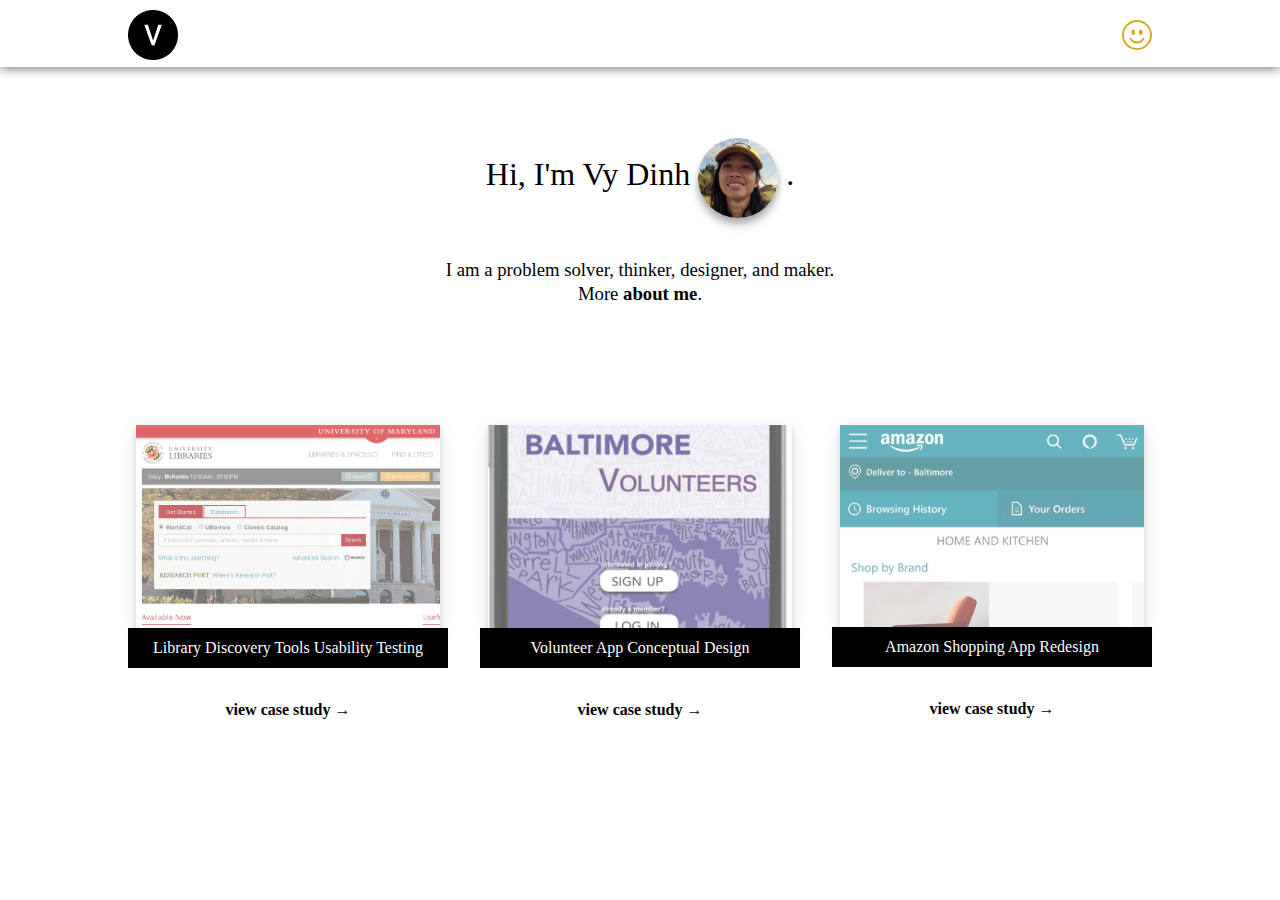
<file: index.html>
<!DOCTYPE html>
<html lang="en">
    <head>
        <meta charset="utf-8">
        <meta http-equiv="X-UA-Compatible" content="IE=edge">
        <meta name="viewport" content="width=device-width, initial-scale=1">
        <!-- Main style -->
        <link href="style.css" rel="stylesheet">
        <script src="https://ajax.googleapis.com/ajax/libs/jquery/3.5.1/jquery.min.js"></script>
        <script> 
        $(document).ready(function(){
            $("#aboutMe").click(function(){
            $("#aboutMeInfo").slideToggle("normal");
        });
            $(".happy").click(function(){
                $(".show-hide").slideToggle("normal");
            });
        });
        </script>
        <title>Portfolio: Vy Dinh</title>
    </head>
    <body>
        <header class="padded">
            <div class="nav-container">
                <div class="show-hide"><nav id="contact">
                    <h4>Welcome!</h4>
					<p>Do not hesitate,<br>if you like the potential,<br>please reach out to me!<br><a href = "mailto: vyudinh@gmail.com">Send Email</a></p>
                </nav>
                </div>
                <nav id="banner">
                    <div class="logo">
                        <a href="index.html"><img class="logo-img" src="images\logo.png" alt="logo of the letter v">
                        </a>
                    </div>
                    <div class="happy" onclick="myContact()">
                        <svg class="happy-face" xmlns="http://www.w3.org/2000/svg" width="30" height="30" fill="goldenrod" class="bi bi-emoji-smile" viewBox="0 0 16 16">
                            <path d="M8 15A7 7 0 1 1 8 1a7 7 0 0 1 0 14zm0 1A8 8 0 1 0 8 0a8 8 0 0 0 0 16z"/>
                            <path d="M4.285 9.567a.5.5 0 0 1 .683.183A3.498 3.498 0 0 0 8 11.5a3.498 3.498 0 0 0 3.032-1.75.5.5 0 1 1 .866.5A4.498 4.498 0 0 1 8 12.5a4.498 4.498 0 0 1-3.898-2.25.5.5 0 0 1 .183-.683zM7 6.5C7 7.328 6.552 8 6 8s-1-.672-1-1.5S5.448 5 6 5s1 .672 1 1.5zm4 0c0 .828-.448 1.5-1 1.5s-1-.672-1-1.5S9.448 5 10 5s1 .672 1 1.5z"/>
                        </svg>
                    </div>
                </nav>
        </header>

        <div id="intro" class="padded">
            <h1>Hi, I'm Vy Dinh  <img class="profile-img shadow" src="images\profile.jpg" alt="profile photo"> .</h1>
            <h3>I am a problem solver, thinker, designer, and maker.<br>More <a id="aboutMe">about me</a>.</h3>
            <div id="aboutMeInfo" class="shadow">
                <p>And a dog mom who enjoys many things, like running, playing tennis and soccer, furniture building, gardening, meditation, and looking at birds flying overhead...</p>
                <p>I am always curious about things, about the why and the how. There is so much we will never know. I strive to be a lifelong learner, long inspired by the words painted on the walls of my middle school, "Be the best that you can be, today and everyday!"</p>
                <p>Currently, I am pursuing my master's in Interaction Design and Information Architecture at the University of Baltimore.</p>
            </div>
        </div>
        <div class="projects padded">
            <div class="item-container">
                <div class="item">
                    <img class="item-img" src="images\library.png" alt="Screenshot of library's website">
                    <div class="item-title">library discovery tools usability testing</div>
                </div>
                <a href="cs1-library.html">view case study &#8594;</a>
            </div>
            <div class="item-container">
                <div class="item">
                    <img class="item-img" src="images\volunteer_sm.png" alt="Screenshot of app homepage">
                    <div class="item-title">volunteer app conceptual design</div>
                </div>
                <a href="cs2-volunteer.html">view case study &#8594;</a>
            </div>
            <div class="item-container">
                <div class="item">
                    <img class="item-img" src="images\amazon_sm.jpg" alt="Screenshot of redesigned homepage">
                    <div class="item-title">amazon shopping app redesign</div>
                </div>
                <a href="cs3-amazon.html">view case study &#8594;</a>
            </div>
        </div>

        <footer>
        </footer>
    </body>
</html>
</file>
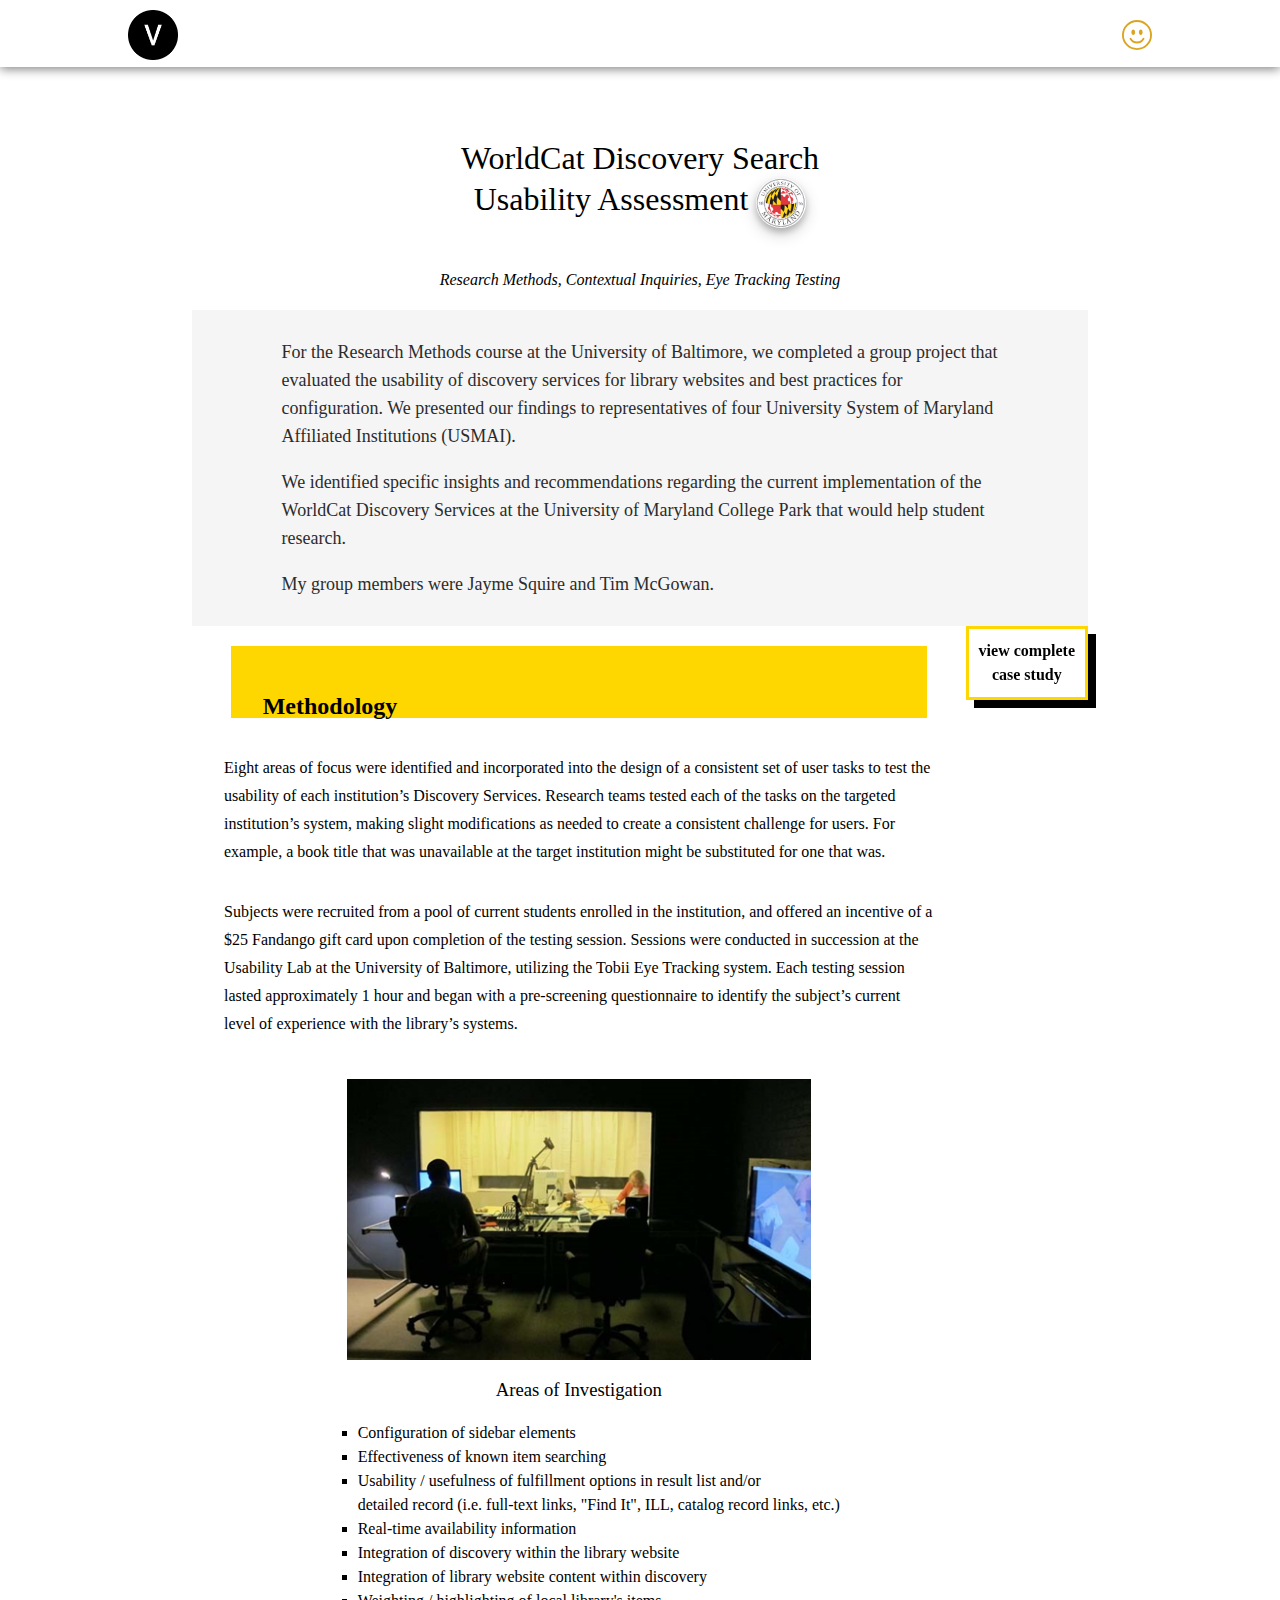
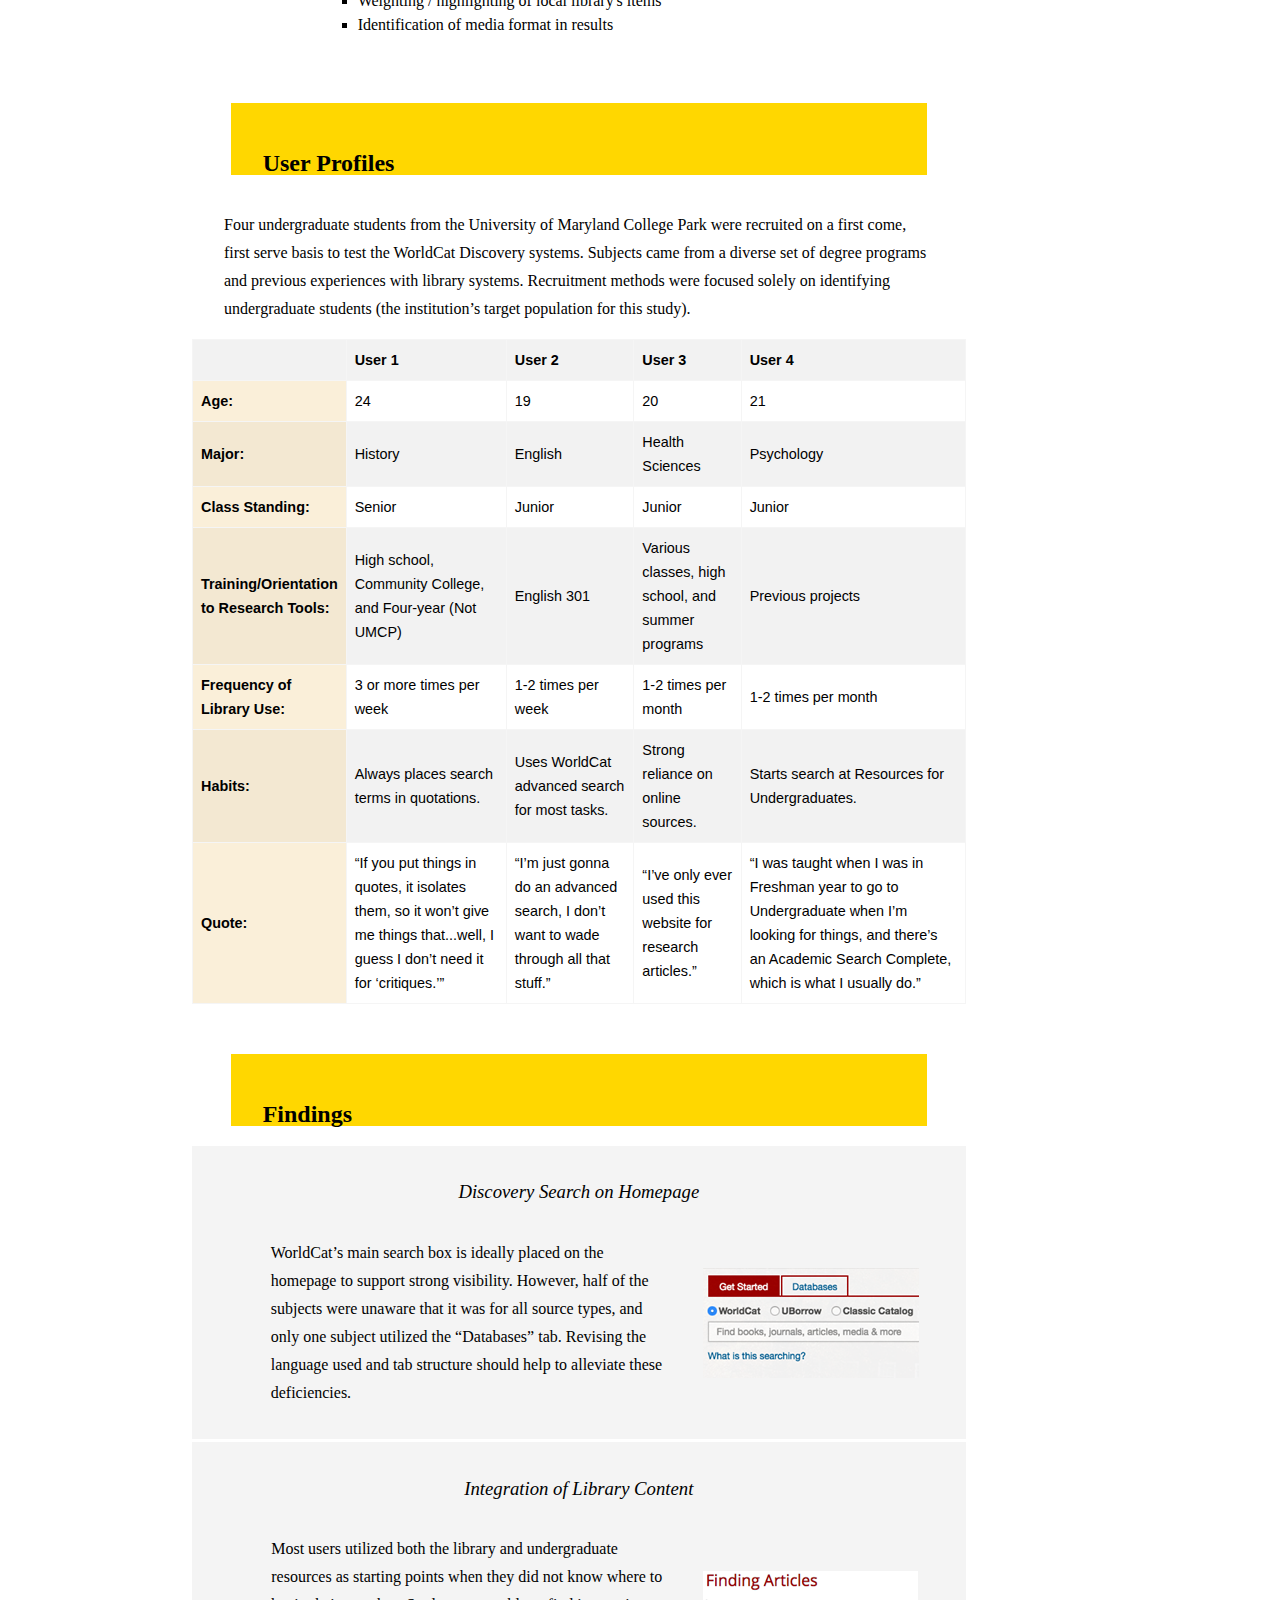
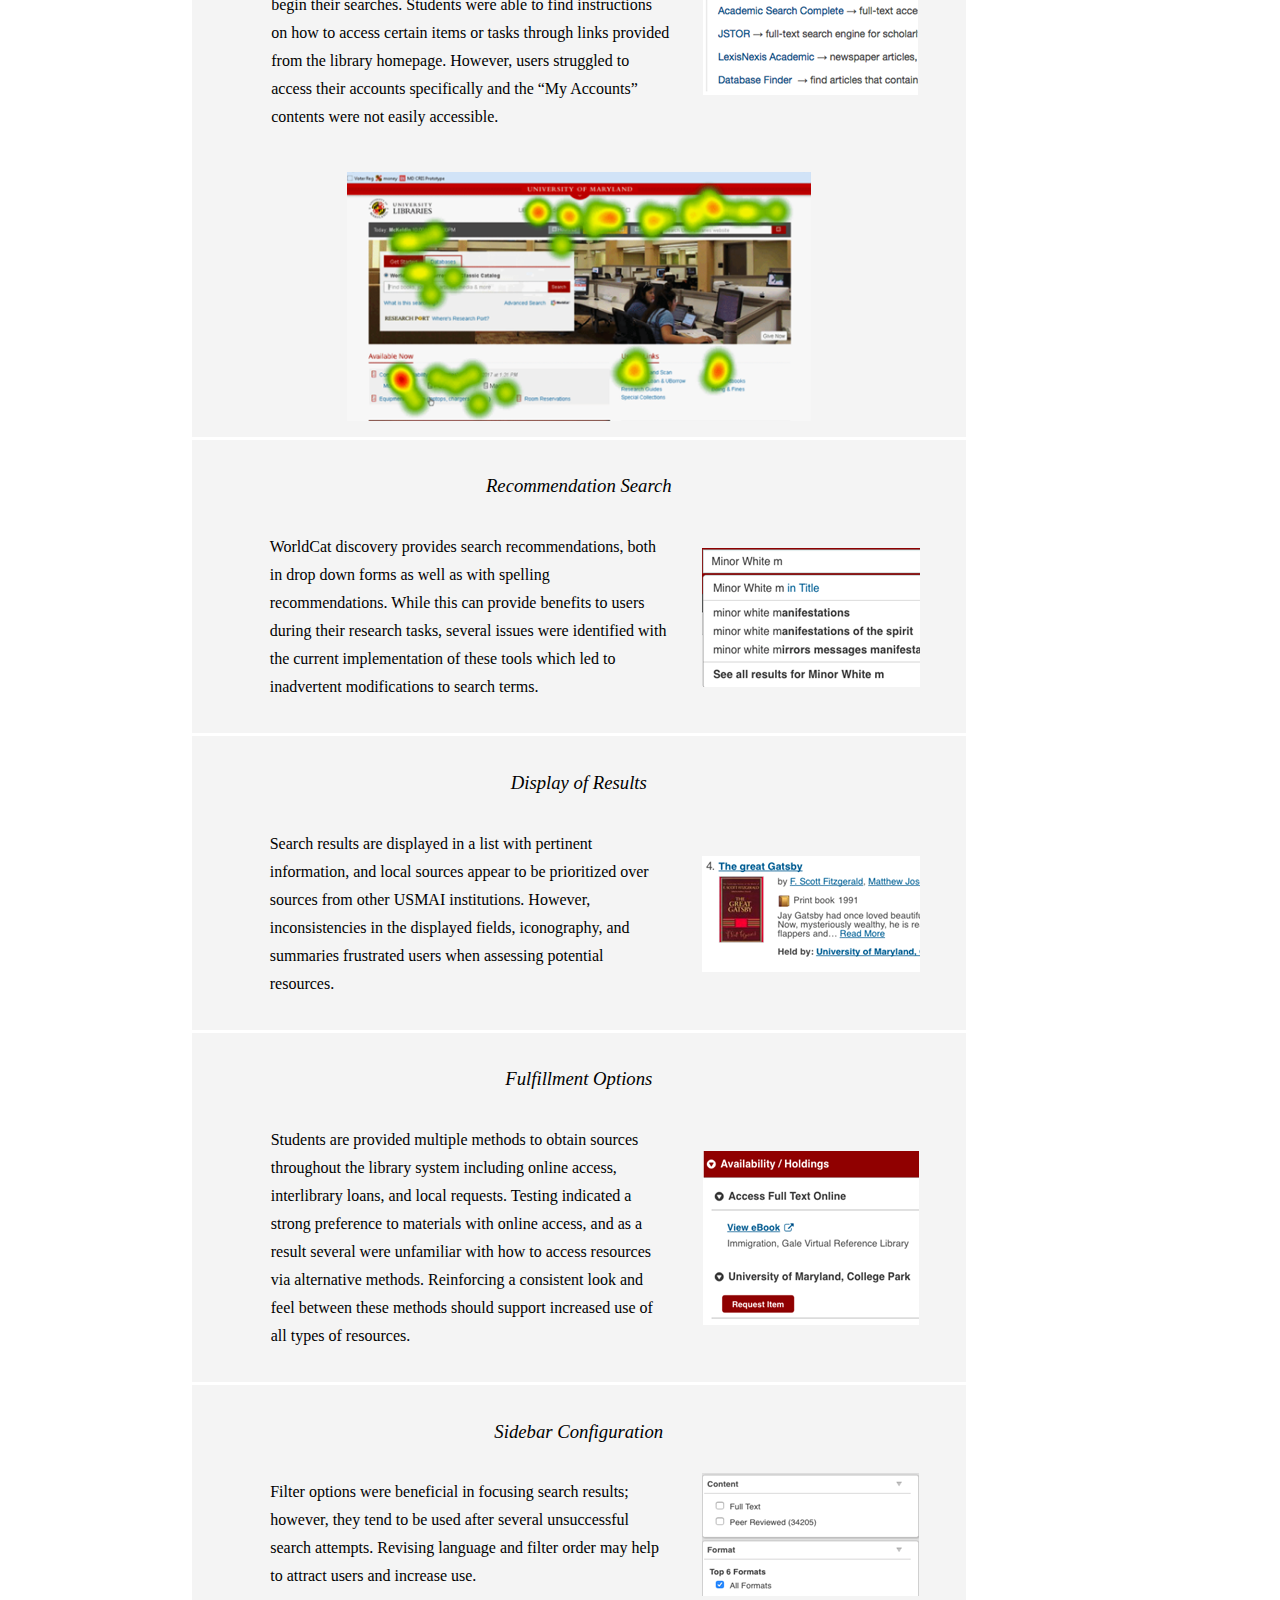
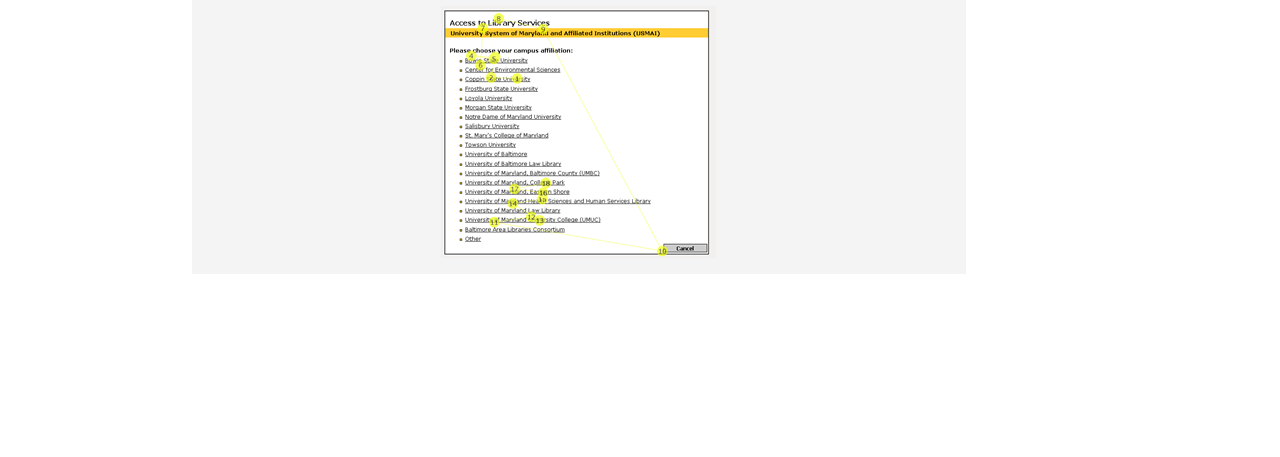
<file: cs1-library.html>
<!DOCTYPE html>
<html lang="en">
    <head>
        <meta charset="utf-8">
        <meta http-equiv="X-UA-Compatible" content="IE=edge">
        <meta name="viewport" content="width=device-width, initial-scale=1">
        <!--stylesheets -->
        <link href="style.css" rel="stylesheet">
        <link href="style-case.css" rel="stylesheet">
        <script src="https://ajax.googleapis.com/ajax/libs/jquery/3.5.1/jquery.min.js"></script>
        <script> 
        $(document).ready(function(){
            $(".happy").click(function(){
                $(".show-hide").slideToggle("normal");
            });
        });
        </script>
        <title>Portfolio: Vy Dinh</title>
    </head>
    <body class="case-body">
        <header class="padded">
            <div class="nav-container">
                <div class="show-hide"><nav id="contact">
                    <h4>Welcome!</h4>
					<p>Do not hesitate,<br>if you like the potential,<br>please reach out to me!<br><a href = "mailto: vyudinh@gmail.com">Send Email</a></p>
                </nav>
                </div>
                <nav id="banner">
                    <div class="logo">
                        <a href="index.html"><img class="logo-img" src="images\logo.png" alt="logo of the letter v">
                        </a>
                    </div>
                    <div class="happy" onclick="myContact()">
                        <svg class="happy-face" xmlns="http://www.w3.org/2000/svg" width="30" height="30" fill="goldenrod" class="bi bi-emoji-smile" viewBox="0 0 16 16">
                            <path d="M8 15A7 7 0 1 1 8 1a7 7 0 0 1 0 14zm0 1A8 8 0 1 0 8 0a8 8 0 0 0 0 16z"/>
                            <path d="M4.285 9.567a.5.5 0 0 1 .683.183A3.498 3.498 0 0 0 8 11.5a3.498 3.498 0 0 0 3.032-1.75.5.5 0 1 1 .866.5A4.498 4.498 0 0 1 8 12.5a4.498 4.498 0 0 1-3.898-2.25.5.5 0 0 1 .183-.683zM7 6.5C7 7.328 6.552 8 6 8s-1-.672-1-1.5S5.448 5 6 5s1 .672 1 1.5zm4 0c0 .828-.448 1.5-1 1.5s-1-.672-1-1.5S9.448 5 10 5s1 .672 1 1.5z"/>
                        </svg>
                    </div>
                </nav>
        </header>
        <main class="padded-15">
                <div id="intro">
                    <h1>WorldCat Discovery Search<br>Usability Assessment  <img class="case-profile-img" src="images\umd.png" alt="project logo"></h1>
                    <p class="subtitle">Research Methods, Contextual Inquiries, Eye Tracking Testing</p>
                </div>
                <div id="aboutCase">
                    <p>For the Research Methods course at the University of Baltimore, we completed a group project that evaluated the usability of discovery services for library websites and best practices for configuration. We presented our findings to representatives of four University System of Maryland Affiliated Institutions (USMAI).</p>
					<p>We identified specific insights and recommendations regarding the current implementation of the WorldCat Discovery Services at the University of Maryland College Park that would help student research.</p>
					<p>My group members were Jayme Squire and Tim McGowan.</p>
                    
                </div>
                <a class="view-complete gold" href="library-presentation.pdf" target="_blank">view complete<br> case study</a>
                <a class="view-complete2 gold" href="library-presentation.pdf" target="_blank">view complete case study</a>

                <div class="case-info">
                    <section>
						<h2>Methodology</h2>
                        <p>Eight areas of focus were identified and incorporated into the design of a consistent set of user tasks to test the usability of each institution’s Discovery Services. Research teams tested each of the tasks on the targeted institution’s system, making slight modifications as needed to create a consistent challenge for users. For example, a book title that was unavailable at the target institution might be substituted for one that was.</p>
                        <p>Subjects were recruited from a pool of current students enrolled in the institution, and offered an incentive of a $25 Fandango gift card upon completion of the testing session. Sessions were conducted in succession at the Usability Lab at the University of Baltimore, utilizing the Tobii Eye Tracking system.  Each testing session lasted approximately 1 hour and began with a pre-screening questionnaire to identify the subject’s current level of experience with the library’s systems.</p>
                        <img class="sec-img"src="images\tobii1.png">
                        <div>
                            <h3>Areas of Investigation</h3>
                            <ul aria="Areas of investigation">
                                <li>Configuration of sidebar elements</li>
                                <li>Effectiveness of known item searching</li>
                                <li>Usability / usefulness of fulfillment options in result list and/or <br>detailed record (i.e. full-text links, "Find It", ILL, catalog record links, etc.)</li>
                                <li>Real-time availability information </li>
                                <li>Integration of discovery within the library website</li>
                                <li>Integration of library website content within discovery</li>
                                <li>Weighting / highlighting of local library's items </li>
                                <li>Identification of media format in results </li>
                            </ul>
                            </div>
                    </section>
                    
                    <section>
						<h2>User Profiles</h2>
                        <p>Four undergraduate students from the University of Maryland College Park were recruited on a first come, first serve basis to test the WorldCat Discovery systems. Subjects came from a diverse set of degree programs and previous experiences with library systems. Recruitment methods were focused solely on identifying undergraduate students (the institution’s target population for this study).</p>
                        
                        <div class="-table">
                            <table id="user-profiles">
								<tr>
									<th></th>
									<th class="column-header">User 1</th>
									<th class="column-header">User 2</th>
									<th class="column-header">User 3</th>
									<th class="column-header">User 4</th>
								</tr>
								<tr>
									<th class="row-header">Age:</th>
									<td>24</td>
									<td>19</td>
									<td>20</td>
									<td>21</td>
								</tr>
								<tr>
									<th class="row-header">Major:</th>
									<td>History</td>
									<td>English</td>
									<td>Health Sciences</td>
									<td>Psychology</td>
								</tr>
								<tr>
									<th class="row-header">Class Standing:</th>
									<td>Senior</td>
									<td>Junior</td>
									<td>Junior</td>
									<td>Junior</td>
								</tr>
								<tr>
									<th class="row-header">Training/Orientation to Research Tools:</th>
									<td>High school, Community College, and Four-year (Not UMCP)</td>
									<td>English 301</td>
									<td>Various classes, high school, and summer programs</td>
									<td>Previous projects</td>
								</tr>
								<tr>
									<th class="row-header">Frequency of Library Use:</th>
									<td>3 or more times per week</td>
									<td>1-2 times per week</td>
									<td>1-2 times per month</td>
									<td>1-2 times per month</td>
								</tr>
								<tr>
									<th class="row-header">Habits:</th>
									<td>Always places search terms in quotations.</td>
									<td>Uses WorldCat advanced search for most tasks.</td>
									<td>Strong reliance on online sources.</td>
									<td>Starts search at Resources for Undergraduates.</td>
								</tr>
								<tr>
									<th class="row-header">Quote:</th>
									<td>“If you put things in quotes, it isolates them, so it won’t give me things that...well, I guess I don’t need it for ‘critiques.’”</td>
									<td>“I’m just gonna do an advanced search, I don’t want to wade through all that stuff.”</td>
									<td>“I’ve only ever used this website for research articles.”</td>
									<td>“I was taught when I was in Freshman year to go to Undergraduate when I’m looking for things, and there’s an Academic Search Complete, which is what I usually do.”</td>
								</tr>
                            </table>
                        </div>
                    </section>
                    
					<section>
                        <h2>Findings</h2>
                            <div id="top-findings">
                                <h3>Discovery Search on Homepage</h3>
                                    <div class="findings-wrap">
                                        <p>WorldCat’s main search box is ideally placed on the homepage to support strong visibility. However, half of the subjects were unaware that it was for all source types, and only one subject utilized the “Databases” tab. Revising the language used and tab structure should help to alleviate these deficiencies.</p>
                                        <img class="finding-img" src="images\finding-discovery.png">
                                        
                                    </div>
                                   
                                <h3>Integration of Library Content</h3>
                                
                                    <div class="findings-wrap">
                                        <p>Most users utilized both the library and undergraduate resources as starting points when they did not know where to begin their searches. Students were able to find instructions on how to access certain items or tasks through links provided from the library homepage. However, users struggled to access their accounts specifically and the “My Accounts” contents were not easily accessible.</p>
                                        <img class="finding-img" src="images\finding-integration.png">
                                        <img class="sec-img" src="images\tobii2.png">
                                    </div>
                                    
                                <h3>Recommendation Search</h3>
                                    <div class="findings-wrap">
                                        <p>WorldCat discovery provides search recommendations, both in drop down forms as well as with spelling recommendations. While this can provide benefits to users during their research tasks, several issues were identified with the current implementation of these tools which led to inadvertent modifications to search terms.</p>
                                        <img class="finding-img" src="images\finding-search.png">
                                    </div>
                                <h3>Display of Results</h3>
                                    <div class="findings-wrap">
                                        <p>Search results are displayed in a list with pertinent information, and local sources appear to be prioritized over sources from other USMAI institutions. However, inconsistencies in the displayed fields, iconography, and summaries frustrated users when assessing potential resources.</p>
                                        <img class="finding-img" src="images\finding-display.png">
                                    </div>
                                <h3>Fulfillment Options</h3>
                                    
                                    <div class="findings-wrap">
                                        <p>Students are provided multiple methods to obtain sources throughout the library system including online access, interlibrary loans, and local requests. Testing indicated a strong preference to materials with online access, and as a result several were unfamiliar with how to access resources via alternative methods. Reinforcing a consistent look and feel between these methods should support increased use of all types of resources.</p>
                                        <img class="finding-img" src="images\finding-options.png">
                                    </div>
                                    
                                <h3>Sidebar Configuration</h3>
                                    <div class="findings-wrap">
                                        <p>Filter options were beneficial in focusing search results; however, they tend to be used after several unsuccessful search attempts. Revising language and filter order may help to attract users and increase use. </p>
                                        <img class="finding-img" src="images\finding-sidebar.png">
                                        <img src="images\tobii3.png">
                                    </div>
                            </div>
					</section>
                </div>
			
        </main>
        <footer>
            
        </footer>
    </body>
</html>
</file>
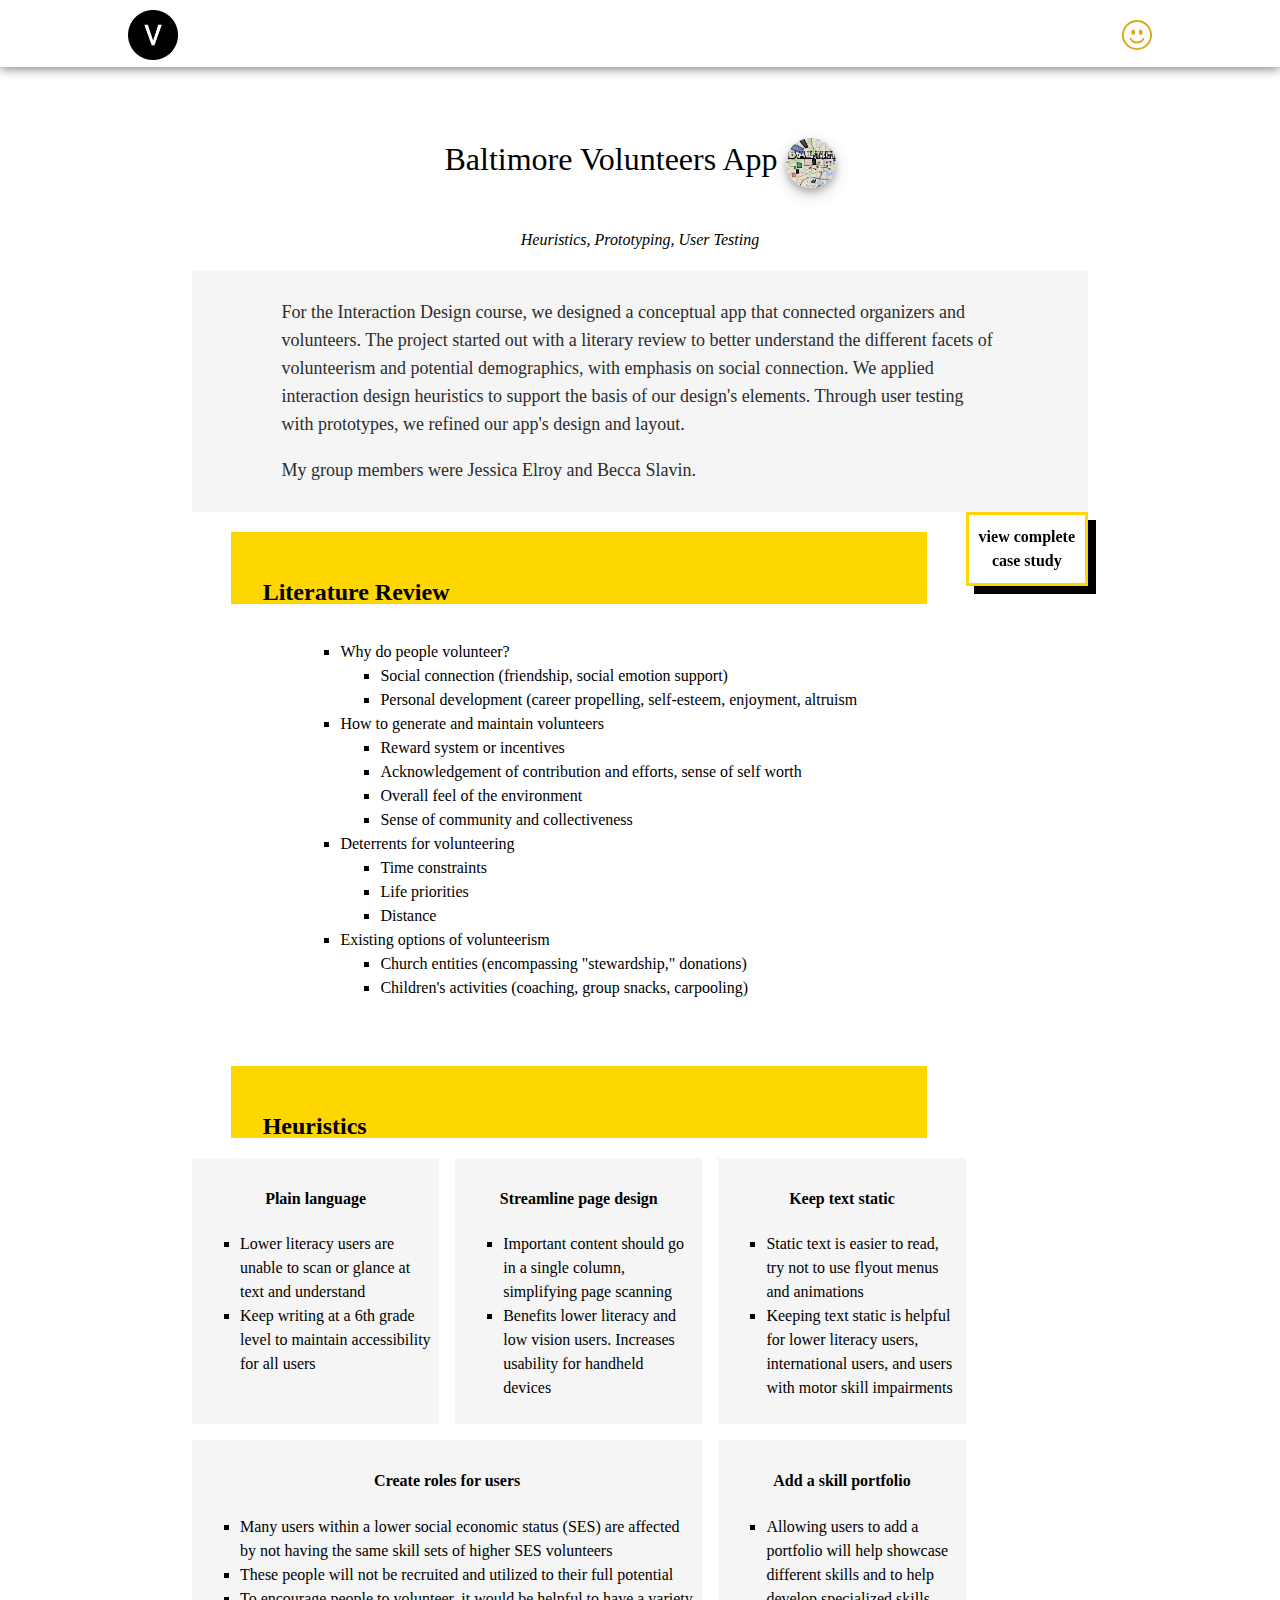
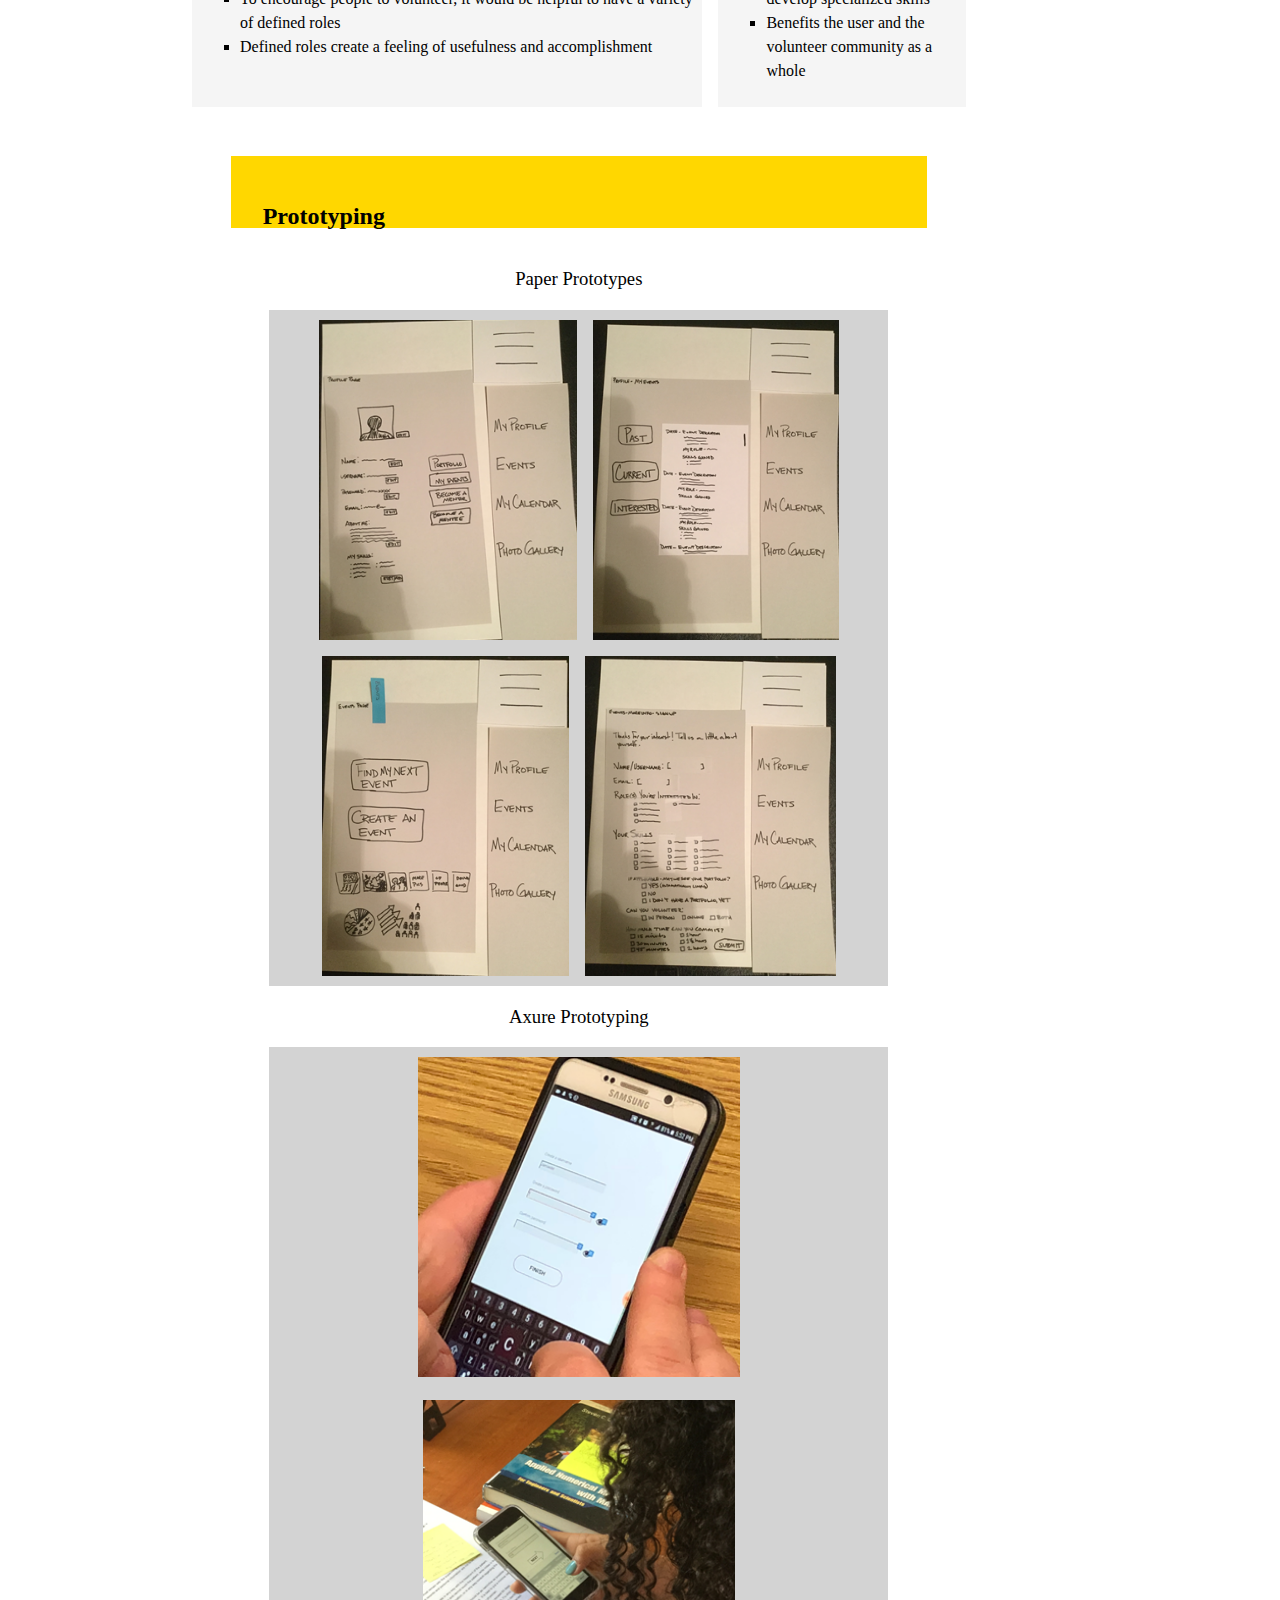
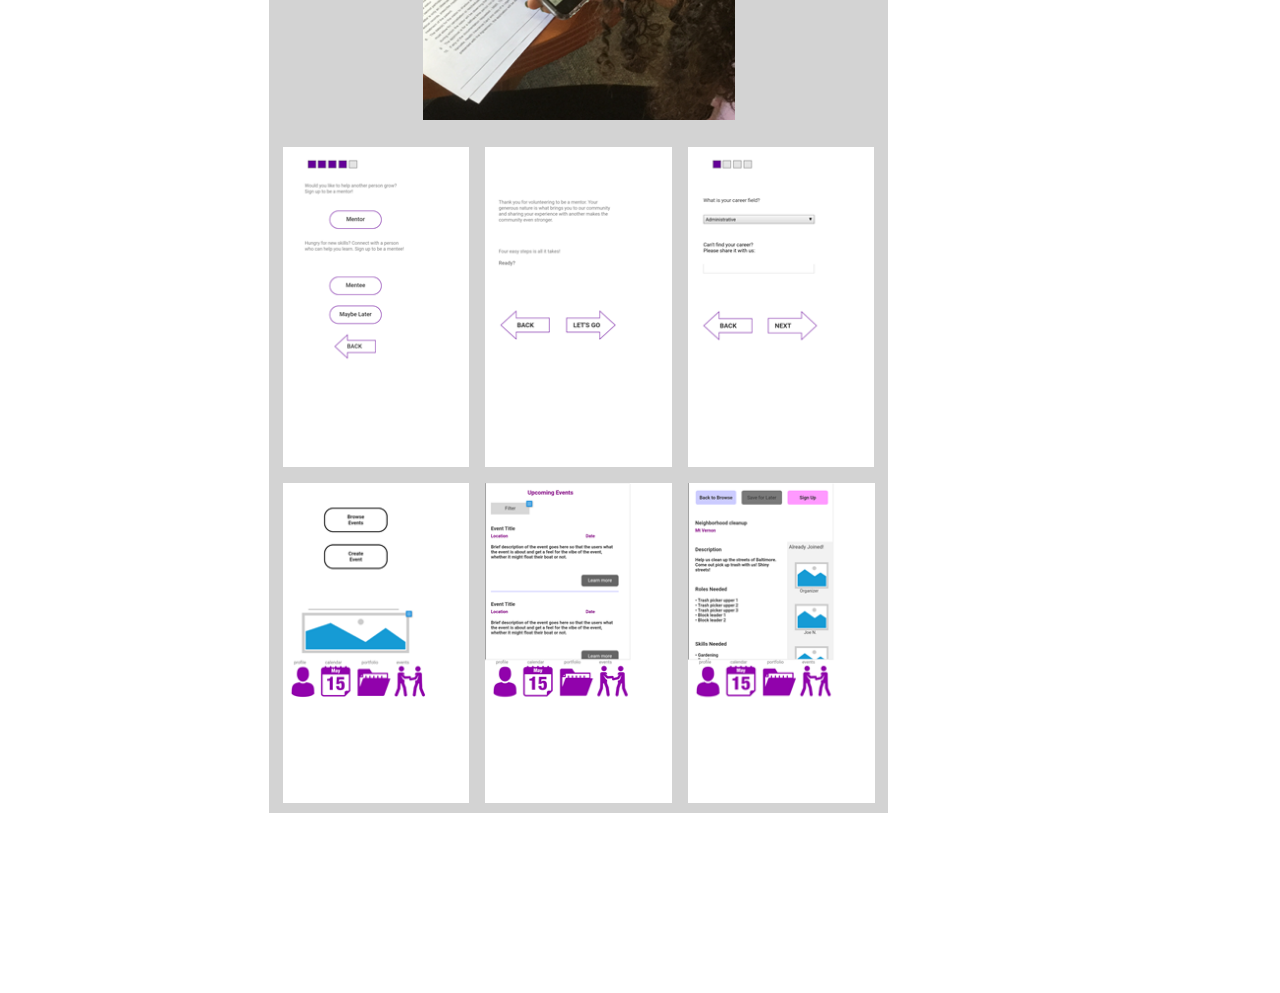
<file: cs2-volunteer.html>
<!DOCTYPE html>
<html lang="en">
    <head>
        <meta charset="utf-8">
        <meta http-equiv="X-UA-Compatible" content="IE=edge">
        <meta name="viewport" content="width=device-width, initial-scale=1">
        <!-- Main style -->
        <link href="style.css" rel="stylesheet">
        <link href="style-case.css" rel="stylesheet">
        <script src="https://ajax.googleapis.com/ajax/libs/jquery/3.5.1/jquery.min.js"></script>
        <script> 
        $(document).ready(function(){
            $(".happy").click(function(){
                $(".show-hide").slideToggle("normal");
            });
        });
        </script>
        <title>Portfolio: Vy Dinh</title>
    </head>
    <body class="case-body">
        <header class="padded">
            <div class="nav-container">
                <div class="show-hide"><nav id="contact">
                    <h4>Welcome!</h4>
					<p>Do not hesitate,<br>if you like the potential,<br>please reach out to me!<br><a href = "mailto: vyudinh@gmail.com">Send Email</a></p>
                </nav>
                </div>
                <nav id="banner">
                    <div class="logo">
                        <a href="index.html"><img class="logo-img" src="images\logo.png" alt="logo of the letter v">
                        </a>
                    </div>
                    <div class="happy" onclick="myContact()">
                        <svg class="happy-face" xmlns="http://www.w3.org/2000/svg" width="30" height="30" fill="goldenrod" class="bi bi-emoji-smile" viewBox="0 0 16 16">
                            <path d="M8 15A7 7 0 1 1 8 1a7 7 0 0 1 0 14zm0 1A8 8 0 1 0 8 0a8 8 0 0 0 0 16z"/>
                            <path d="M4.285 9.567a.5.5 0 0 1 .683.183A3.498 3.498 0 0 0 8 11.5a3.498 3.498 0 0 0 3.032-1.75.5.5 0 1 1 .866.5A4.498 4.498 0 0 1 8 12.5a4.498 4.498 0 0 1-3.898-2.25.5.5 0 0 1 .183-.683zM7 6.5C7 7.328 6.552 8 6 8s-1-.672-1-1.5S5.448 5 6 5s1 .672 1 1.5zm4 0c0 .828-.448 1.5-1 1.5s-1-.672-1-1.5S9.448 5 10 5s1 .672 1 1.5z"/>
                        </svg>
                    </div>
                </nav>
        </header>
        <main class="padded-15">
            <div id="intro">
                <h1>Baltimore Volunteers App  <img class="case-profile-img" src="images\map-bmore.jpg" alt="project logo"></h1>
                <p class="subtitle">Heuristics, Prototyping, User Testing</p>
            </div>
            <div id="aboutCase">
                <p>For the Interaction Design course, we designed a conceptual app that connected organizers and volunteers. The project started out with a literary review to better understand the different facets of volunteerism and potential demographics, with emphasis on social connection. We applied interaction design heuristics to support the basis of our design's elements. Through user testing with prototypes, we refined our app's design and layout.</p>
                <p>My group members were Jessica Elroy and Becca Slavin.</p>
                
            </div>
            <a class="view-complete gold" href="volunteer-presentation.pdf" target="_blank">view complete<br> case study</a>
            <a class="view-complete2 gold" href="volunteer-presentation.pdf" target="_blank">view complete case study</a>
        
            <div class="case-info">
                <section>
                    <h2>Literature Review</h2>
                        <ul>
                            <li>Why do people volunteer?</li>
                                <ul>
                                    <li>Social connection (friendship, social emotion support)</li>
                                    <li>Personal development (career propelling, self-esteem, enjoyment, altruism</li>
                                </ul>
                            <li>How to generate and maintain volunteers</li>
                                <ul>
                                    <li>Reward system or incentives</li>
                                    <li>Acknowledgement of contribution and efforts, sense of self worth</li>
                                    <li>Overall feel of the environment</li>
                                    <li>Sense of community and collectiveness</li>
                                </ul>
                            <li>Deterrents for volunteering</li>
                                <ul>
                                    <li>Time constraints</li>
                                    <li>Life priorities</li>
                                    <li>Distance</li>
                                </ul>
                            <li>Existing options of volunteerism</li>
                            <ul>
                                <li>Church entities (encompassing "stewardship," donations)</li>
                                <li>Children's activities (coaching, group snacks, carpooling)</li>
                            </ul>
                        </ul>
                </section>
                
                <section>
                    <h2>Heuristics</h2>
                        <div class="heuristics-findings">
                            <div class="bullet1">
                                <h4>Plain language</h4>
                                <ul>
                                    <li>Lower literacy users are unable to scan or glance at text and understand</li>
                                    <li>Keep writing at a 6th grade level to maintain accessibility for all users</li>
                                </ul>
                            </div>
                            <div class="bullet2">
                                <h4 >Streamline page design</h4>
                                <ul>
                                    <li>Important content should go in a single column, simplifying page scanning</li>
                                    <li>Benefits lower literacy and low vision users. Increases usability for handheld devices</li>
                                </ul>
                            </div>
                            <div class="bullet3">
                                <h4>Keep text static</h4>
                                <ul>
                                    <li>Static text is easier to read, try not to use flyout menus and animations</li>
                                    <li>Keeping text static is helpful for lower literacy users, international users, and users with motor skill impairments</li>
                                </ul>
                            </div>
                            <div class="bullet4">
                                <h4>Create roles for users</h4>
                                <ul>
                                    <li>Many users within a lower social economic status (SES) are affected by not having the same skill sets of higher SES volunteers</li>
                                    <li>These people will not be recruited and utilized to their full potential</li>
                                    <li>To encourage people to volunteer, it would be helpful to have a variety of defined roles</li>
                                    <li>Defined roles create a feeling of usefulness and accomplishment</li>
                                </ul>
                            </div>
                            <div class="bullet5">
                                <h4>Add a skill portfolio</h4>
                                <ul>
                                    <li>Allowing users to add a portfolio will help showcase different skills and to help develop specialized skills</li>
                                    <li>Benefits the user and the volunteer community as a whole</li>
                                </ul>
                            </div>
                        </div>
                </section>
                
                <section>
                    <h2>Prototyping</h2>
                    <h3>Paper Prototypes</h3>
                    <div class="proto-imgs">
                        <img src="images\paper1.png">
                        <img src="images\paper2.png">
                        <img src="images\paper3.png">
                        <img src="images\paper4.png">
                    </div>
                    
                    <h3>Axure Prototyping</h3>
                    <div class="proto-imgs">
                        <div><img src="images\axure-user1.png"></div>
                        <div><img src="images\axure-user2.png"></div>
                    </div>
                    <div class="proto-imgs">
                        <img src="images\axure1.png">
                        <img src="images\axure2.png">
                        <img src="images\axure3.png">
                        <img src="images\axure4.png">
                        <img src="images\axure5.png">
                        <img src="images\axure6.png">
                    </div>
                    
                </section>
            </div>
        
        </main>
        <footer>
        </footer>
    </body>
</html>
</file>
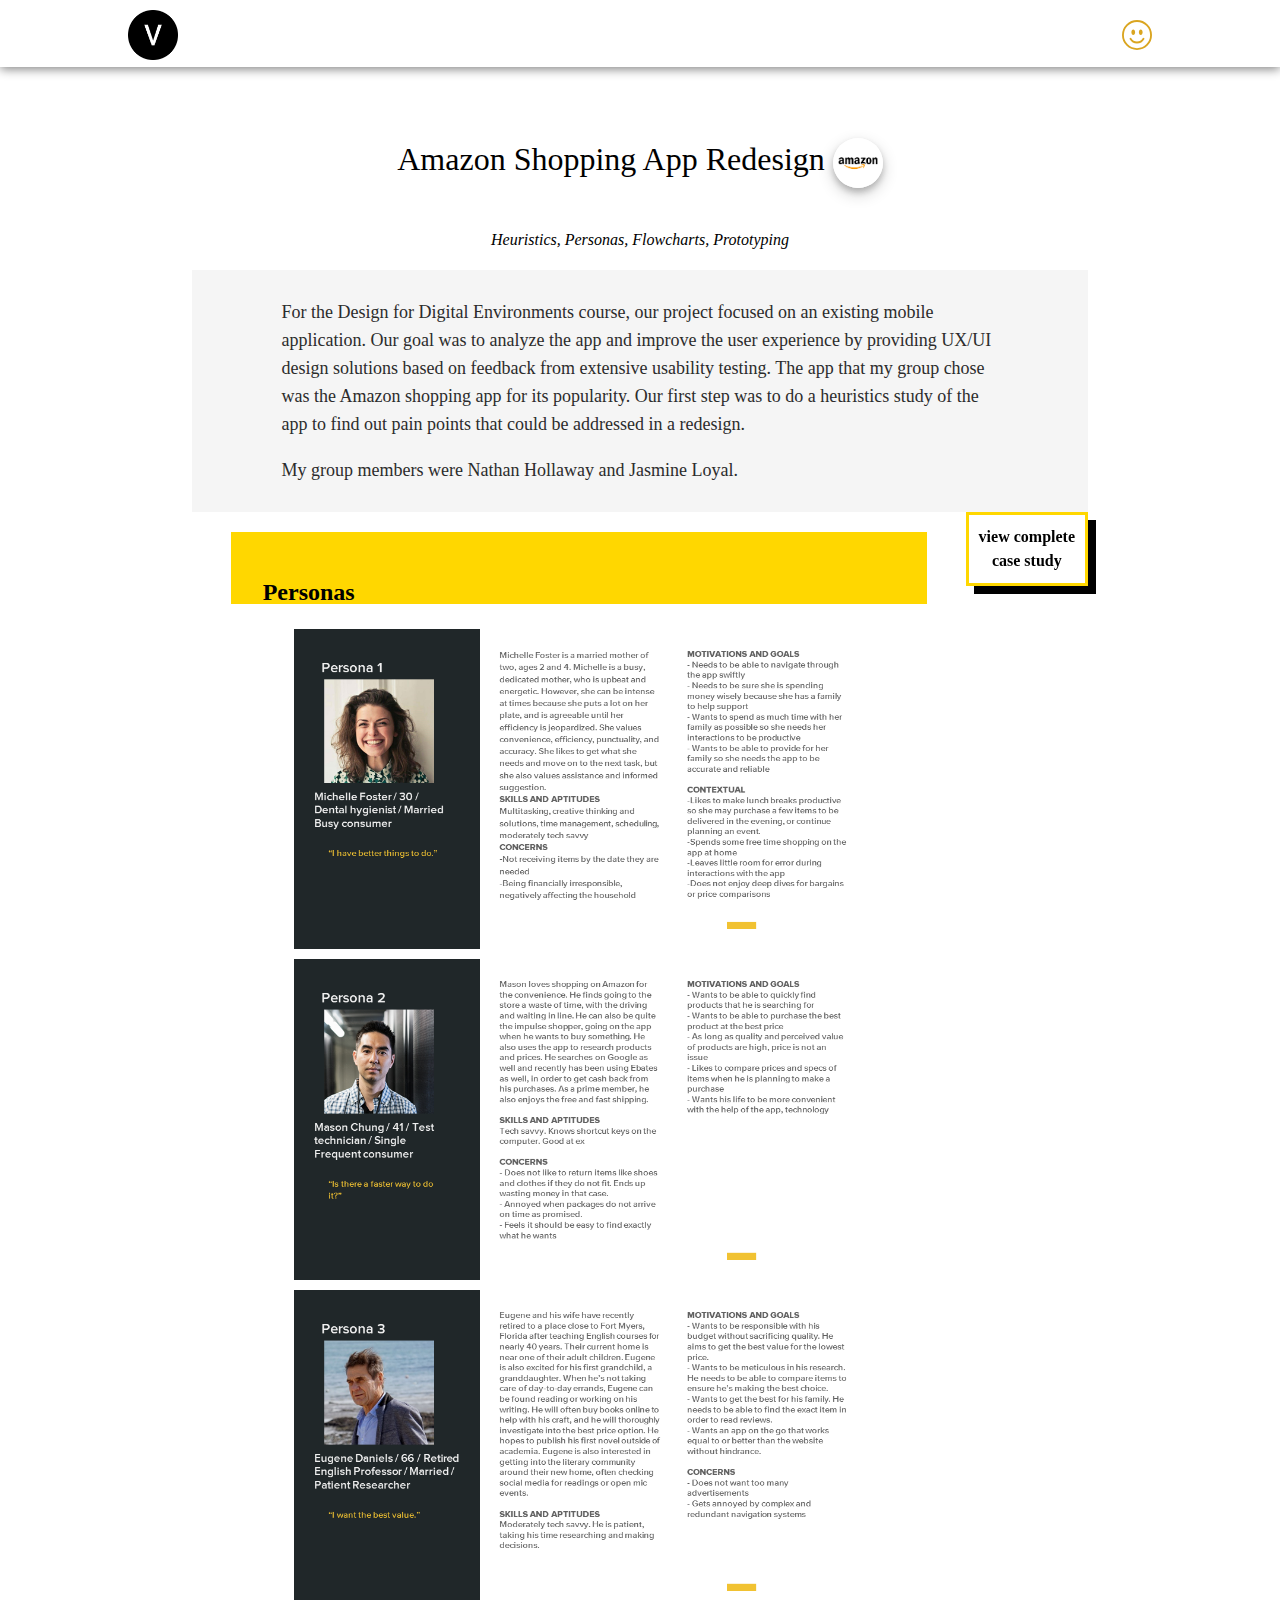
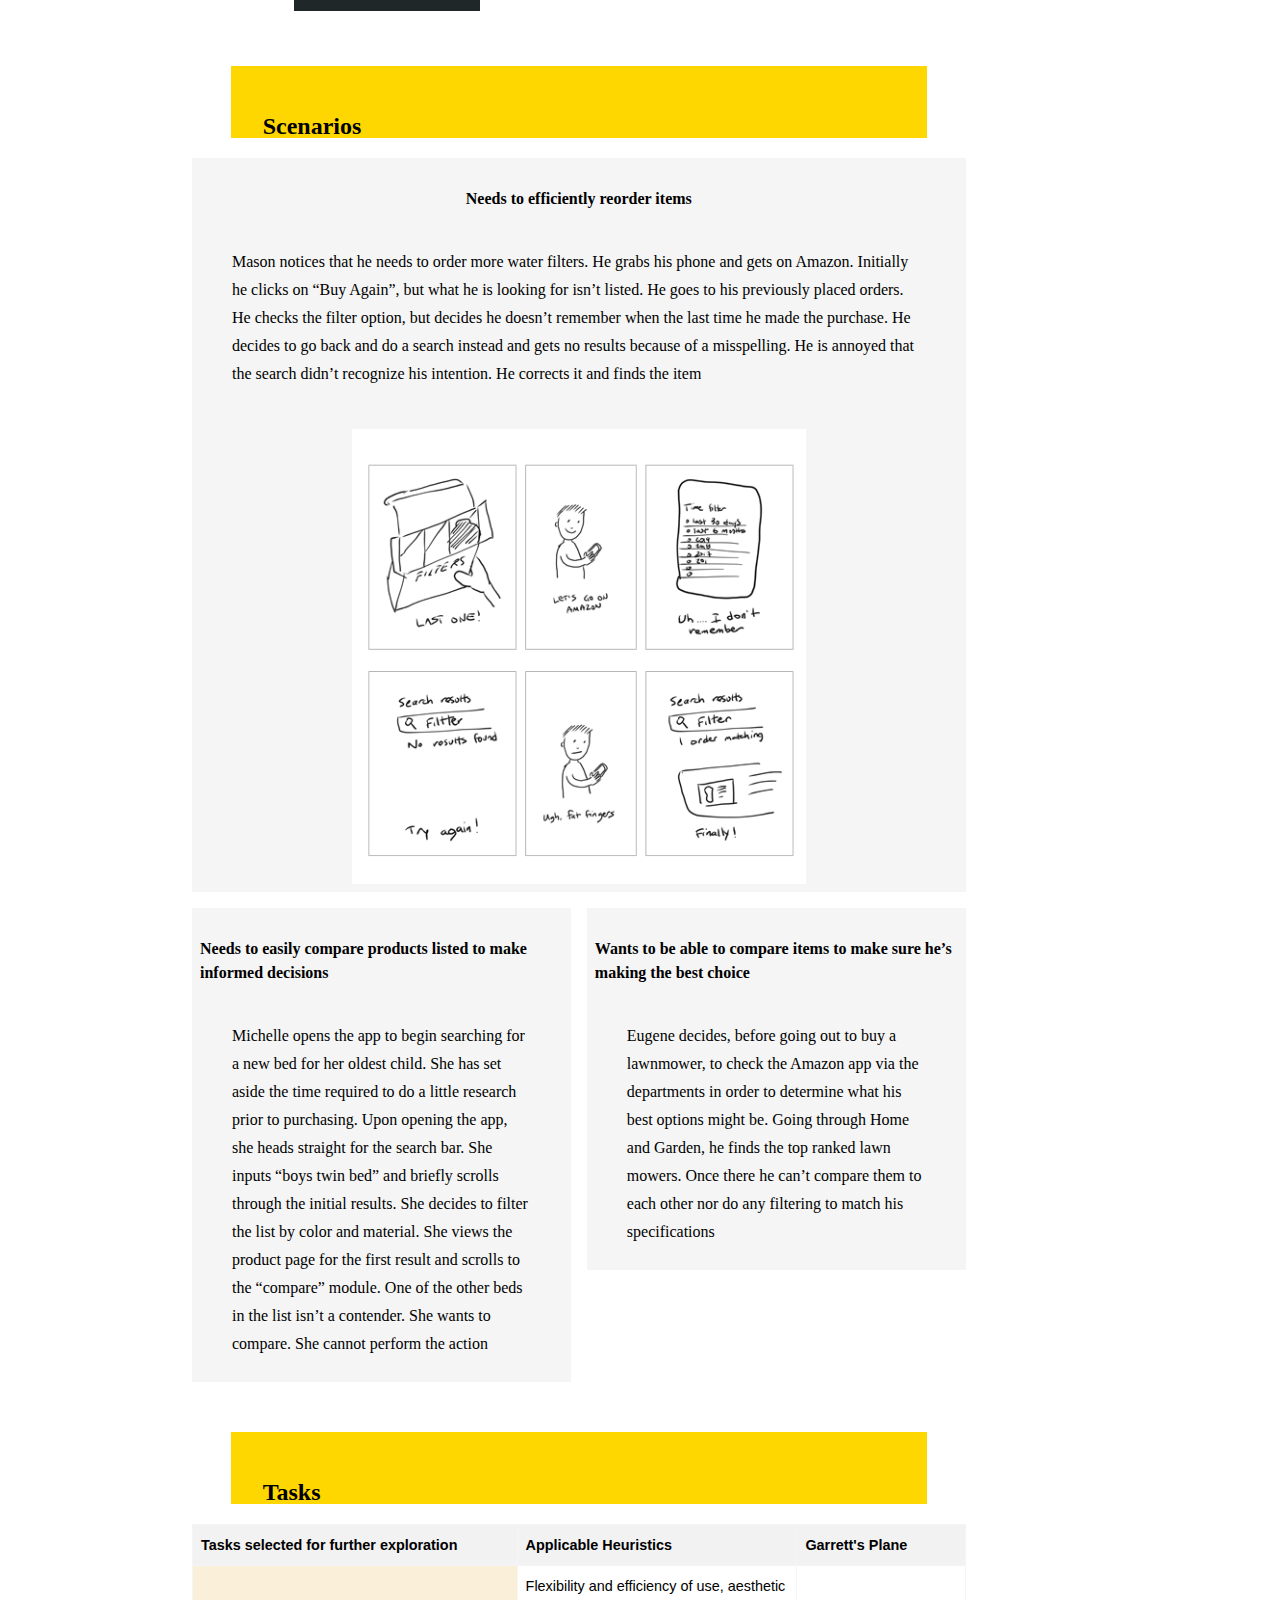
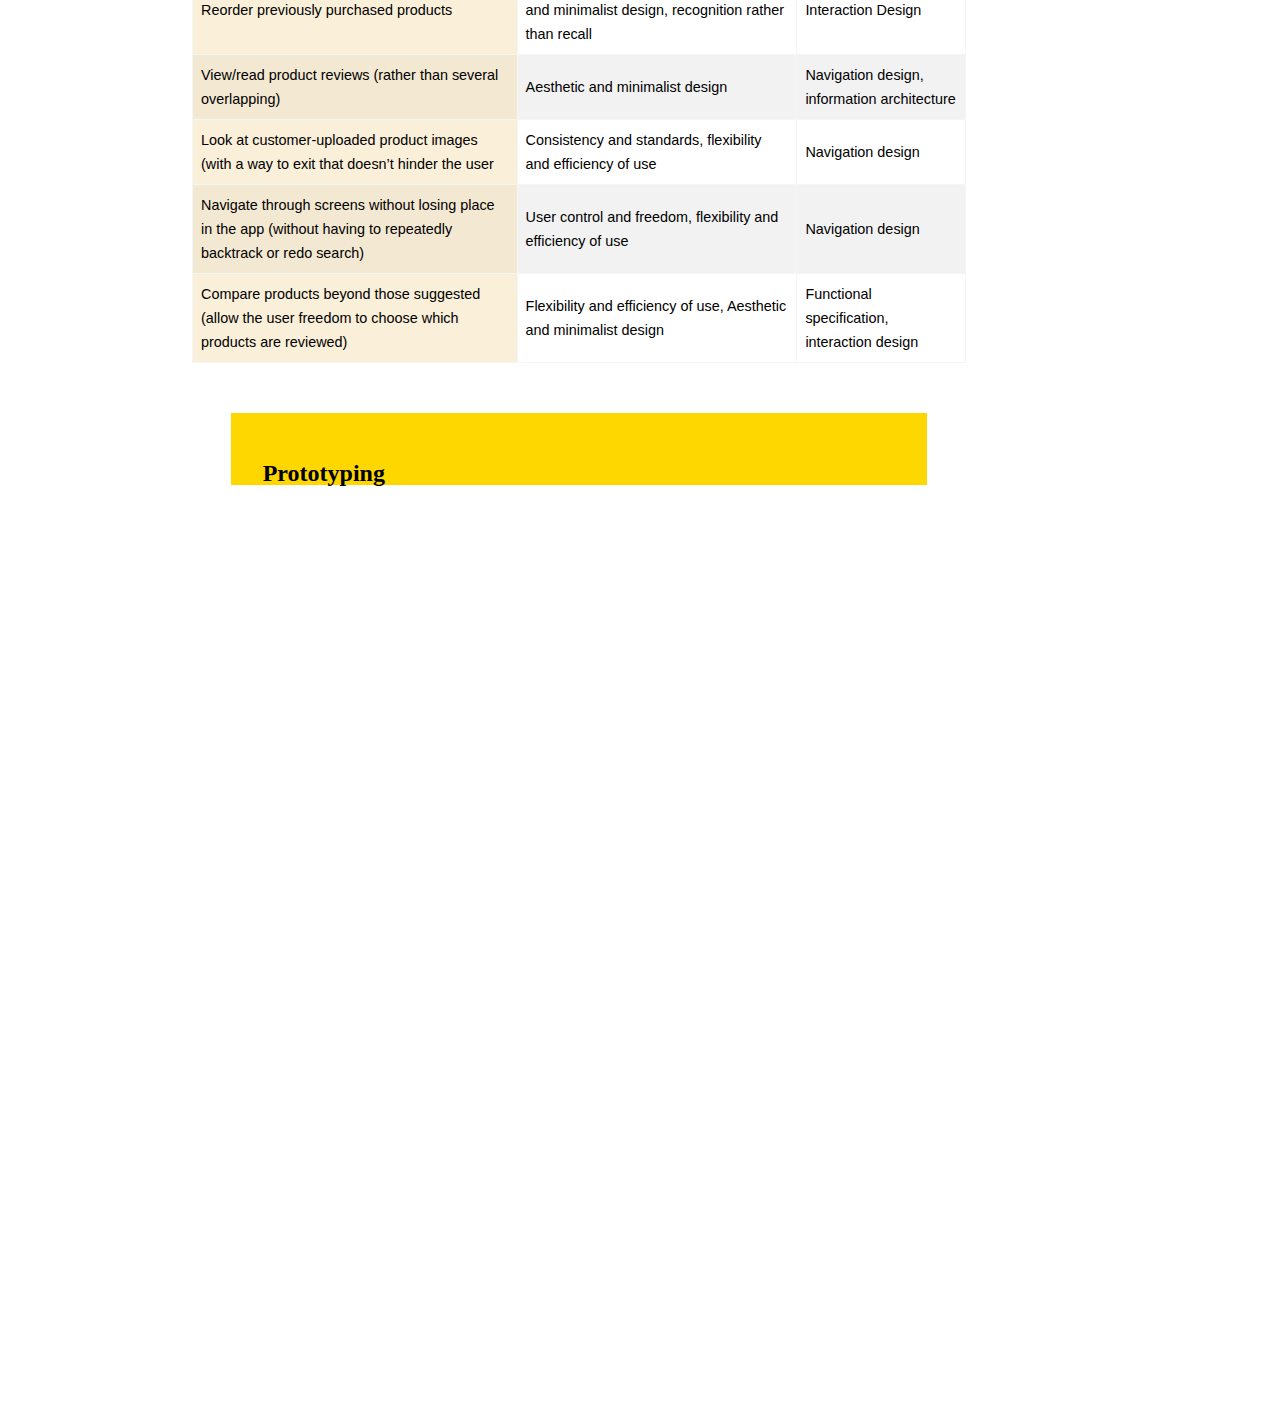
<file: cs3-amazon.html>
<!DOCTYPE html>
<html lang="en">
    <head>
        <meta charset="utf-8">
        <meta http-equiv="X-UA-Compatible" content="IE=edge">
        <meta name="viewport" content="width=device-width, initial-scale=1">
        <!-- Main style -->
        <link href="style.css" rel="stylesheet">
        <link href="style-case.css" rel="stylesheet">
        <script src="https://ajax.googleapis.com/ajax/libs/jquery/3.5.1/jquery.min.js"></script>
        <script> 
        $(document).ready(function(){
            $(".happy").click(function(){
                $(".show-hide").slideToggle("normal");
            });
        });
        </script>
        <title>Portfolio: Vy Dinh</title>
    </head>
    <body class="case-body">
        <header class="padded">
            <div class="nav-container">
                <div class="show-hide"><nav id="contact">
                    <h4>Welcome!</h4>
					<p>Do not hesitate,<br>if you like the potential,<br>please reach out to me!<br><a href = "mailto: vyudinh@gmail.com">Send Email</a></p>
                </nav>
                </div>
                <nav id="banner">
                    <div class="logo">
                        <a href="index.html"><img class="logo-img" src="images\logo.png" alt="logo of the letter v">
                        </a>
                    </div>
                    <div class="happy" onclick="myContact()">
                        <svg class="happy-face" xmlns="http://www.w3.org/2000/svg" width="30" height="30" fill="goldenrod" class="bi bi-emoji-smile" viewBox="0 0 16 16">
                            <path d="M8 15A7 7 0 1 1 8 1a7 7 0 0 1 0 14zm0 1A8 8 0 1 0 8 0a8 8 0 0 0 0 16z"/>
                            <path d="M4.285 9.567a.5.5 0 0 1 .683.183A3.498 3.498 0 0 0 8 11.5a3.498 3.498 0 0 0 3.032-1.75.5.5 0 1 1 .866.5A4.498 4.498 0 0 1 8 12.5a4.498 4.498 0 0 1-3.898-2.25.5.5 0 0 1 .183-.683zM7 6.5C7 7.328 6.552 8 6 8s-1-.672-1-1.5S5.448 5 6 5s1 .672 1 1.5zm4 0c0 .828-.448 1.5-1 1.5s-1-.672-1-1.5S9.448 5 10 5s1 .672 1 1.5z"/>
                        </svg>
                    </div>
                </nav>
        </header>
        <main class="padded-15">
            <div id="intro">
                <h1>Amazon Shopping App Redesign  <img class="case-profile-img" src="images\amazon-logo.png" alt="project logo"></h1>
                <p class="subtitle">Heuristics, Personas, Flowcharts, Prototyping</p>
            </div>
            <div id="aboutCase">
                <p>For the Design for Digital Environments course, our project focused on an existing mobile application. Our goal was to analyze the app and improve the user experience by providing UX/UI design solutions based on feedback from extensive usability testing. The app that my group chose was the Amazon shopping app for its popularity. Our first step was to do a heuristics study of the app to find out pain points that could be addressed in a redesign.</p>
                <p>My group members were Nathan Hollaway and Jasmine Loyal.</p>
                
            </div>
            <a class="view-complete gold" href="amazon-presentation.pdf" target="_blank">view complete<br> case study</a>
            <a class="view-complete2 gold" href="amazon-presentation.pdf" target="_blank">view complete case study</a>
        
            <div class="case-info">
                <section>
                    <h2>Personas</h2>
                        <img class="persona-img" src="images/persona1.png">
                        <img class="persona-img" src="images/persona2.png">
                        <img class="persona-img" src="images/persona3.png">
                </section>
                
                <section>
                    <h2>Scenarios</h2>
                    <div class="scenarios-container">
                        <div class="goal1">
                            <h4>Needs to easily compare products listed to make informed decisions</h4>
                            <p>Michelle opens the app to begin searching for a new bed for her oldest child. She has set aside the time required to do a little research prior to purchasing. Upon opening the app, she heads straight for the search bar. She inputs “boys twin bed” and briefly scrolls through the initial results. She decides to filter the list by color and material. She views the product page for the first result and scrolls to the “compare” module. One of the other beds in the list isn’t a contender. She wants to compare. She cannot perform the action</p>
                        </div>
                        <div class="goal2">
                            <h4>Needs to efficiently reorder items</h4>
                            <p>Mason notices that he needs to order more water filters. He grabs his phone and gets on Amazon. Initially he clicks on “Buy Again”, but what he is looking for isn’t listed. He goes to his previously placed orders.  He checks the filter option, but decides he doesn’t remember when the last time he made the purchase. He decides to go back and do a search instead and gets no results because of a misspelling. He is annoyed that the search didn’t recognize his intention. He corrects it and finds the item</p>
                            <img class="sec-img" src="images\scenario1.png">
                        </div>
                        <div class="goal3">
                            <h4>Wants to be able to compare items to make sure he’s making the best choice</h4>
                            <p>Eugene decides, before going out to buy a lawnmower, to check the Amazon app via the departments in order to determine what his best options might be. Going through Home and Garden, he finds the top ranked lawn mowers. Once there he can’t compare them to each other nor do any filtering to match his specifications</p>
                        </div>

                    </div>
                        
                </section>

                <section>
                    <h2>Tasks</h2>
                    <div class="-table">
                        <table id="task-table">
                            <tr>
                                <th class="column-header">Tasks selected for further exploration</th>
                                <th class="column-header">Applicable Heuristics</th>
                                <th class="column-header">Garrett's Plane</th>
                            </tr>
                            <tr>
                                <td class="row-header-task">Reorder previously purchased products</td>
                                <td>Flexibility and efficiency of use, aesthetic and minimalist design, recognition rather than recall</td>
                                <td>Interaction Design</td>
                            </tr>
                            <tr>
                                <td class="row-header-task">View/read product reviews 
                                    (rather than several overlapping)</td>
                                <td>Aesthetic and minimalist design</td>
                                <td>Navigation design, information architecture</td>
                            </tr>
                            <tr>
                                <td class="row-header-task">Look at customer-uploaded product images (with a way to exit that doesn’t hinder the user</td>
                                <td>Consistency and standards, flexibility and efficiency of use</td>
                                <td>Navigation design</td>
                            </tr>
                            <tr>
                                <td class="row-header-task">Navigate through screens without losing place in the app (without having to repeatedly backtrack or redo search)</td>
                                <td>User control and freedom, flexibility and efficiency of use</td>
                                <td>Navigation design</td>
                            </tr>
                            <tr>
                                <td class="row-header-task">Compare products beyond those suggested (allow the user freedom to choose which products are reviewed)</td>
                                <td>Flexibility and efficiency of use, Aesthetic and minimalist design</td>
                                <td>Functional specification, interaction design</td>
                            </tr>
                            
                        </table>
                    </div>
                </section>
                
                <section>
                    <h2>Prototyping</h2>
                    <iframe src="https://marvelapp.com/prototype/bb58a04?emb=1&iosapp=false&frameless=false" width="390" height="735" allowTransparency="true" frameborder="0" style="-webkit-clip-path: inset(2px 2px); clip-path: inset(2px 2px);"></iframe>
                </section>
            </div>
        
        </main>
        <footer>
            
        </footer>
    </body>
</html>
</file>
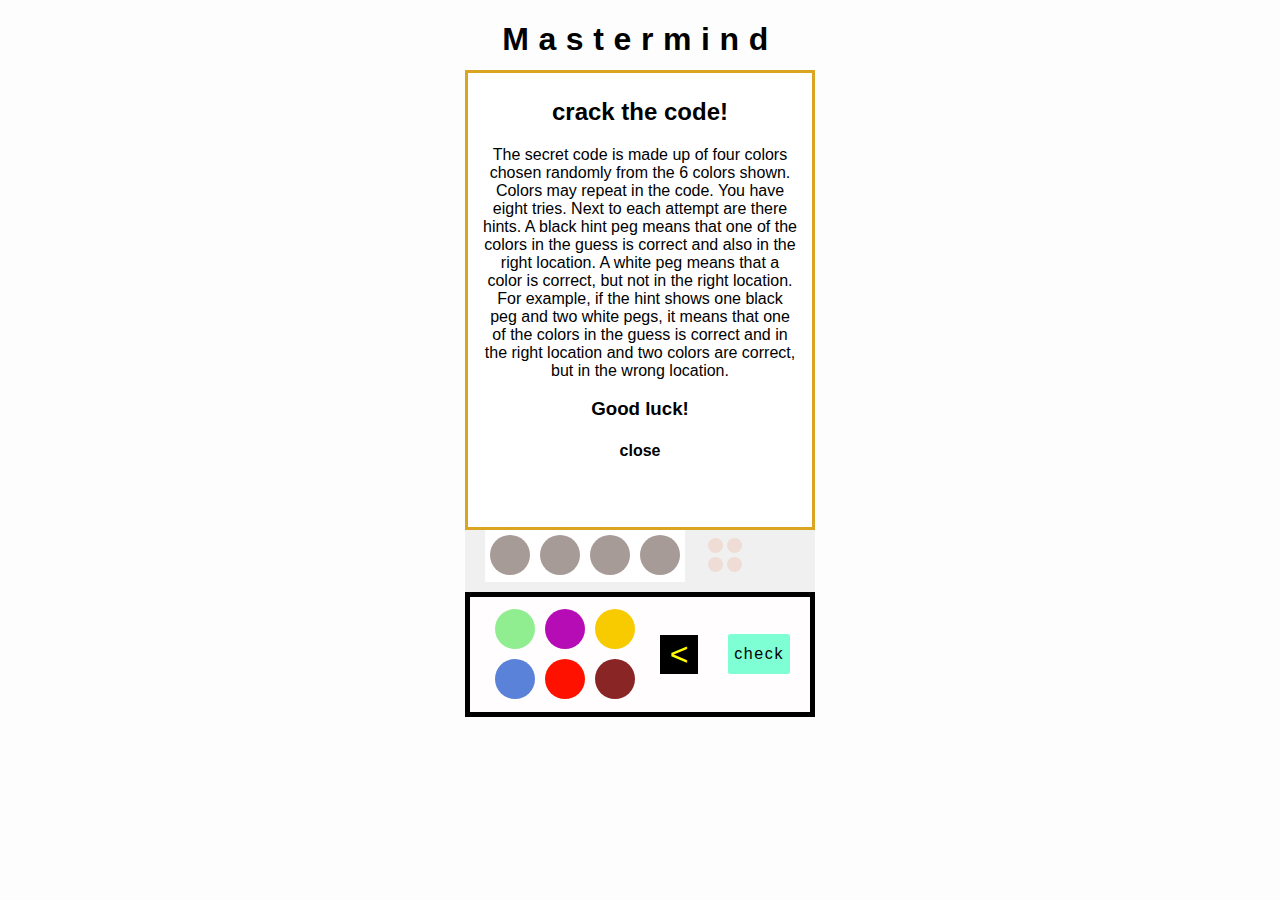
<file: mastermind.html>
<!DOCTYPE html>
<!--[if lt IE 7]>      <html class="no-js lt-ie9 lt-ie8 lt-ie7"> <![endif]-->
<!--[if IE 7]>         <html class="no-js lt-ie9 lt-ie8"> <![endif]-->
<!--[if IE 8]>         <html class="no-js lt-ie9"> <![endif]-->
<!--[if gt IE 8]>      <html class="no-js"> <!--<![endif]-->
<html>
    <head>
        <meta charset="utf-8">
        <meta http-equiv="X-UA-Compatible" content="IE=edge">
        <title>Mastermind</title>
        <meta name="description" content="">
        <meta name="viewport" content="width=device-width, initial-scale=1">
        <link rel="stylesheet" href="mastermind.css">
        <script src="https://ajax.googleapis.com/ajax/libs/jquery/3.6.0/jquery.min.js"></script>
        
    </head>
    <body>
        <!--[if lt IE 7]>
            <p class="browsehappy">You are using an <strong>outdated</strong> browser. Please <a href="#">upgrade your browser</a> to improve your experience.</p>
        <![endif]-->
        <header>
            <h1>Mastermind</h1>
        </header>
        <div class="instructions">
            <h2>crack the code!</h2>
            <p>The secret code is made up of four colors chosen randomly from the 6 colors shown. Colors may repeat in the code. You have eight tries. Next to each attempt are there hints. A black hint peg means that one of the colors in the guess is correct and also in the right location. A white peg means that a color is correct, but not in the right location. For example, if the hint shows one black peg and two white pegs, it means that one of the colors in the guess is correct and in the right location and two colors are correct, but in the wrong location.</p>
            <h3>Good luck!</h3>
            <h4 id="closeOut">close</h4>
        </div>
        <div class="fullboard">
            <div class="container">
                <div class="board">
                    <div class="secret-code">
                        <div class="peg">?</div>
                        <div class="peg">?</div>
                        <div class="peg">?</div>
                        <div class="peg">?</div>
                    </div>
                    <div class="guesses">
                        <div class="guess">
                            <div class="peg"></div>
                            <div class="peg"></div>
                            <div class="peg"></div>
                            <div class="peg"></div>
                        </div>
                        <div class="guess">
                            <div class="peg"></div>
                            <div class="peg"></div>
                            <div class="peg"></div>
                            <div class="peg"></div>
                        </div>
                        <div class="guess">
                            <div class="peg"></div>
                            <div class="peg"></div>
                            <div class="peg"></div>
                            <div class="peg"></div>
                        </div>
                        <div class="guess">
                            <div class="peg"></div>
                            <div class="peg"></div>
                            <div class="peg"></div>
                            <div class="peg"></div>
                        </div>
                        <div class="guess">
                            <div class="peg"></div>
                            <div class="peg"></div>
                            <div class="peg"></div>
                            <div class="peg"></div>
                        </div>
                        <div class="guess">
                            <div class="peg"></div>
                            <div class="peg"></div>
                            <div class="peg"></div>
                            <div class="peg"></div>
                        </div>
                        <div class="guess">
                            <div class="peg"></div>
                            <div class="peg"></div>
                            <div class="peg"></div>
                            <div class="peg"></div>
                        </div>
                        <div class="guess">
                            <div class="peg"></div>
                            <div class="peg"></div>
                            <div class="peg"></div>
                            <div class="peg"></div>
                        </div>
                    </div>
                </div>
                <div class="side">
                    <button id="newGame">new game</button>
                    <div class="sideBottom">
                        <div class="hints">
                            <div class="hint">
                                <div class="hint-peg"></div>
                                <div class="hint-peg"></div>
                                <div class="hint-peg"></div>
                                <div class="hint-peg"></div>
                            </div>
                            <div class="hint">
                                <div class="hint-peg"></div>
                                <div class="hint-peg"></div>
                                <div class="hint-peg"></div>
                                <div class="hint-peg"></div>
                            </div>
                            <div class="hint">
                                <div class="hint-peg"></div>
                                <div class="hint-peg"></div>
                                <div class="hint-peg"></div>
                                <div class="hint-peg"></div>
                            </div>
                            <div class="hint">
                                <div class="hint-peg"></div>
                                <div class="hint-peg"></div>
                                <div class="hint-peg"></div>
                                <div class="hint-peg"></div>
                            </div>
                            <div class="hint">
                                <div class="hint-peg"></div>
                                <div class="hint-peg"></div>
                                <div class="hint-peg"></div>
                                <div class="hint-peg"></div>
                            </div>
                            <div class="hint">
                                <div class="hint-peg"></div>
                                <div class="hint-peg"></div>
                                <div class="hint-peg"></div>
                                <div class="hint-peg"></div>
                            </div>
                            <div class="hint">
                                <div class="hint-peg"></div>
                                <div class="hint-peg"></div>
                                <div class="hint-peg"></div>
                                <div class="hint-peg"></div>
                            </div>
                            <div class="hint">
                                <div class="hint-peg"></div>
                                <div class="hint-peg"></div>
                                <div class="hint-peg"></div>
                                <div class="hint-peg"></div>
                            </div>
                        </div>
                        <div id="overlay" class="overlay">you wind</div>
                    </div> 
                </div>
            </div>
            <div class="controls">
                <div class="options">
                    <button value="1" id="green" class="green color"></button>
                    <button value="2" id="purple" class="purple color"></button>
                    <button value="3" id="yellow" class="yellow color"></button>
                    <button value="4" id="blue" class="blue color"></button>
                    <button value="5" id="red" class="red color"></button>
                    <button value="6" id="brown" class="brown color"></button>
                </div>
                <button id="arrowBack" class="arrowBack">&lt</button>
                <button id="check" class="">check</button>
            </div>
            
        </div>
        <script src="mastermind.js"></script>
    </body>
</html>
</file>
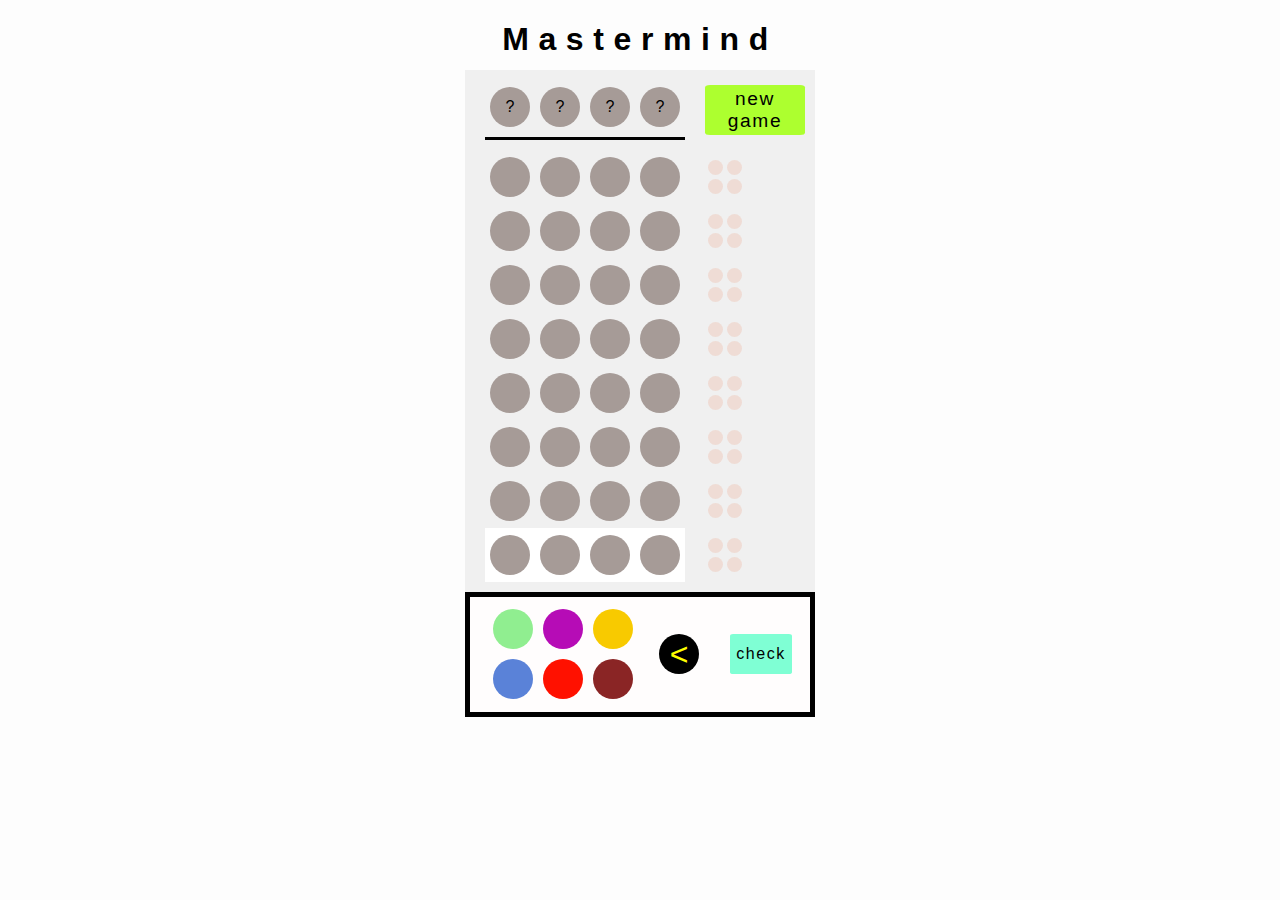
<file: mastermind/mastermind.html>
<!DOCTYPE html>
<!--[if lt IE 7]>      <html class="no-js lt-ie9 lt-ie8 lt-ie7"> <![endif]-->
<!--[if IE 7]>         <html class="no-js lt-ie9 lt-ie8"> <![endif]-->
<!--[if IE 8]>         <html class="no-js lt-ie9"> <![endif]-->
<!--[if gt IE 8]>      <html class="no-js"> <!--<![endif]-->
<html>
    <head>
        <meta charset="utf-8">
        <meta http-equiv="X-UA-Compatible" content="IE=edge">
        <title>Mastermind</title>
        <meta name="description" content="">
        <meta name="viewport" content="width=device-width, initial-scale=1">
        <link rel="stylesheet" href="mastermind.css">
        <script src="https://ajax.googleapis.com/ajax/libs/jquery/3.6.0/jquery.min.js"></script>
        
    </head>
    <body>
        <!--[if lt IE 7]>
            <p class="browsehappy">You are using an <strong>outdated</strong> browser. Please <a href="#">upgrade your browser</a> to improve your experience.</p>
        <![endif]-->
        <header>
            <h1>Mastermind</h1>
        </header>
        <div class="fullboard">
            <div class="container">
                <div class="board">
                    <div class="secret-code">
                        <div class="peg">?</div>
                        <div class="peg">?</div>
                        <div class="peg">?</div>
                        <div class="peg">?</div>
                    </div>
                    <div class="guesses">
                        <div class="guess">
                            <div class="peg"></div>
                            <div class="peg"></div>
                            <div class="peg"></div>
                            <div class="peg"></div>
                        </div>
                        <div class="guess">
                            <div class="peg"></div>
                            <div class="peg"></div>
                            <div class="peg"></div>
                            <div class="peg"></div>
                        </div>
                        <div class="guess">
                            <div class="peg"></div>
                            <div class="peg"></div>
                            <div class="peg"></div>
                            <div class="peg"></div>
                        </div>
                        <div class="guess">
                            <div class="peg"></div>
                            <div class="peg"></div>
                            <div class="peg"></div>
                            <div class="peg"></div>
                        </div>
                        <div class="guess">
                            <div class="peg"></div>
                            <div class="peg"></div>
                            <div class="peg"></div>
                            <div class="peg"></div>
                        </div>
                        <div class="guess">
                            <div class="peg"></div>
                            <div class="peg"></div>
                            <div class="peg"></div>
                            <div class="peg"></div>
                        </div>
                        <div class="guess">
                            <div class="peg"></div>
                            <div class="peg"></div>
                            <div class="peg"></div>
                            <div class="peg"></div>
                        </div>
                        <div class="guess">
                            <div class="peg"></div>
                            <div class="peg"></div>
                            <div class="peg"></div>
                            <div class="peg"></div>
                        </div>
                    </div>
                </div>
                <div class="side">
                    <button id="newGame">new game</button>
                    <div class="sideBottom">
                        <div class="hints">
                            <div class="hint">
                                <div class="hint-peg"></div>
                                <div class="hint-peg"></div>
                                <div class="hint-peg"></div>
                                <div class="hint-peg"></div>
                            </div>
                            <div class="hint">
                                <div class="hint-peg"></div>
                                <div class="hint-peg"></div>
                                <div class="hint-peg"></div>
                                <div class="hint-peg"></div>
                            </div>
                            <div class="hint">
                                <div class="hint-peg"></div>
                                <div class="hint-peg"></div>
                                <div class="hint-peg"></div>
                                <div class="hint-peg"></div>
                            </div>
                            <div class="hint">
                                <div class="hint-peg"></div>
                                <div class="hint-peg"></div>
                                <div class="hint-peg"></div>
                                <div class="hint-peg"></div>
                            </div>
                            <div class="hint">
                                <div class="hint-peg"></div>
                                <div class="hint-peg"></div>
                                <div class="hint-peg"></div>
                                <div class="hint-peg"></div>
                            </div>
                            <div class="hint">
                                <div class="hint-peg"></div>
                                <div class="hint-peg"></div>
                                <div class="hint-peg"></div>
                                <div class="hint-peg"></div>
                            </div>
                            <div class="hint">
                                <div class="hint-peg"></div>
                                <div class="hint-peg"></div>
                                <div class="hint-peg"></div>
                                <div class="hint-peg"></div>
                            </div>
                            <div class="hint">
                                <div class="hint-peg"></div>
                                <div class="hint-peg"></div>
                                <div class="hint-peg"></div>
                                <div class="hint-peg"></div>
                            </div>
                        </div>
                        <div id="overlay" class="overlay">you wind</div>
                    </div> 
                </div>
            </div>
            <div class="controls">
                <div class="options">
                    <button value="1" id="green" class="green color"></button>
                    <button value="2" id="purple" class="purple color"></button>
                    <button value="3" id="yellow" class="yellow color"></button>
                    <button value="4" id="blue" class="blue color"></button>
                    <button value="5" id="red" class="red color"></button>
                    <button value="6" id="brown" class="brown color"></button>
                </div>
                <button id="arrowBack" class="arrowBack peg">&lt</button>
                <button id="check" class="">check</button>
            </div>
            
        </div>
        <script src="mastermind.js"></script>
    </body>
</html>
</file>
<file: style.css>
@keyframes pageFadeIn {
    from { opacity:0; }
    to { opacity:1; }
}
* {
    box-sizing: border-box;
}
body {
    margin: 0;
    font-family: Georgia, serif;
    -webkit-transition:all .5s ease-in-out;
    -moz-transition:all .5s ease-in-out;
    -o-transition:all .5s ease-in-out;
    transition:all .5s ease-in-out;
    line-height: 1.5rem;
}
h1 {
    font-weight: normal;
    line-height: 1.25em; 
}
h3 {
    font-weight: normal;
}
ul {
    list-style-type:square;
}
p {
    line-height: 1.75rem;
}

a {
	text-decoration: none;
    color: black;
    font-weight: bold;
}
a:visited {
	text-decoration: none;
    color: black;
}
a:active {
	text-decoration: none;
    color: black;
}
.padded {
    padding-right: 5%;
    padding-left: 5%;
}
.padded-15 {
    padding-right: 5%;
    padding-left: 5%;
}
header {
    z-index: 10;
    margin: 0;
    padding-top: 10px;
    position:sticky;
    top: 0;
    background-color: white;
    transition: padding 1s ease;
    box-shadow: 0 2px 10px 0 grey;
}
nav-container {
    display: grid;
    grid-template-rows: 1fr 1fr;
    grid-template-areas:
        "contact"
        "nav"
        ;
}
.show-hide {
    display: none;
}
#banner {
    grid-area: nav;
    display: flex;
    justify-content: space-between;
    align-items: center;
}
#contact {
    grid-area: contact;
    color: gray;
    display: flex;
    justify-content: space-between;
}
.logo-img {
    width: 50px;
    height: auto;
}
.happy {
    text-align: right;
}
.happy-face:hover {
    cursor: pointer;
    fill: gold;
}
a:hover{
    cursor: pointer;
    text-decoration: underline;
    text-decoration-color: gold;
    text-decoration-thickness: 10px;
}
.profile-img {
    border-radius: 50%;
    width: 80px;
    height: 80px;
    height: auto;
    vertical-align: middle;
    box-shadow: 0 4px 6px 0 rgba(0, 0, 0, 0.2), 0 8px 10px 0 rgba(0, 0, 0, 0.19);
}
#intro {
    display: grid;
    padding-top: 50px;
    justify-items: center;
}
#intro h1, h3 {
    text-align: center;
}
#aboutMeInfo {
    display: none;
    padding: 20px;
    background-color: rgba(255, 217, 0, 0.2);
    width: 100%;
}
.projects {
    padding-top: 100px;
    display: flex;
    flex-flow: column nowrap;
    gap: 4rem;
    width: auto;
}
.item-container {
    text-align: center;
}
.item-img {
    width: 95%;
    height: auto;
    align-self: center;
    opacity: .6;
    box-shadow: 0 4px 6px 0 rgba(0, 0, 0, 0.2), 0 6px 16px 0 rgba(0, 0, 0, 0.19);
}
.item {
    position: relative;
    display: flex;
    flex-flow: column nowrap;
    justify-content: center;

}
.item-title {
    background-color: black;
    color: white;
    padding: .5rem;
    text-transform: capitalize;
}
.gold {
    text-align: center;
    border: solid;
    border-color: gold;
    padding: 10px;
}
.item-container:hover > .item {
    transform: scale(1.05);
}
.item-container:hover img {
    opacity: .95;
}
.item-container div {
    margin-bottom: 15px;
}
footer {
    margin-top: 50px;
    height: 50px;
}

/* Extra small devices (phones, 600px and down) */
@media only screen and (max-width: 600px) {
    .body {background: red;}
    #aboutMeInfo {
        width: 100%;
    }
    .item-img {
        opacity: .95;
    }
  }
  
  /* Small devices (portrait tablets and large phones, 600px and up) */
  @media only screen and (min-width: 600px) {
    .body {background: green;}
    .item-img {
        width: minmax(350px, 400px);
    }
    
  }
  
  /* Medium devices (landscape tablets, 768px and up) */
  @media only screen and (min-width: 768px) {
    .body {background: blue;}
    .projects {
        padding-top: 100px;
        display: grid;
        grid-template-columns: 1fr 1fr;
    }
    #aboutMeInfo {
        width: 80%;
    }
  } 
  
  /* Large devices (laptops/desktops, 992px and up) */
  @media only screen and (min-width: 992px) {
    .body {background: orange;}
    #aboutMeInfo {
        width: 65%;
    }
    .padded {
        padding-right: 10%;
        padding-left: 10%;
    }
    .padded-15 {
        padding-right: 15%;
        padding-left: 15%;
    }
  } 
  
  /* Extra large devices (large laptops and desktops, 1200px and up) */
  @media only screen and (min-width: 1200px) {
    .body {background: pink;}
    .projects {
        grid-template-columns: 1fr 1fr 1fr;
        gap: 2em;
    }
  }
</file>
<file: style-case.css>
.case-info {
    display: flex;
    flex-direction: column;
}
.case-info h2 {
    width: 90%;
    padding-top: 3rem;
    background-color: gold;
    padding-right: 2rem;
    padding-left: 2rem;
    color: black;
}
.subtitle {
    font-style: italic;
}
.view-complete {
    float: right;
    top: 100px;
    position: sticky;
    font-size: 1rem;
    box-shadow: 0.5rem 0.5rem black;
}
.view-complete2 {
    display: none;
    top: 60px;
    position: sticky;
    font-size: 1rem;
    background-color: gold;
    color: black;
    box-shadow: 0.5rem 0.5rem black;
}
section {
    display: grid;
    justify-items: center;
    padding-bottom: 30px;
}
#aboutCase {
    max-width: 1000px;
    background-color: whitesmoke;
    padding-left: 10%;
    padding-right: 10%;
    padding-top: 10px;
    padding-bottom: 10px;
    color: rgb(44, 44, 44);
    font-size: 18px;
}
.case-profile-img {
    border-radius: 50%;
    width: 50px;
    height: 50px;
    height: auto;
    vertical-align: middle;
    box-shadow: 0 4px 6px 0 rgba(0, 0, 0, 0.2), 0 6px 16px 0 rgba(0, 0, 0, 0.19);
}
.case-info img{
    width: minmax(200px, 400px);
    height: auto;
}
.case-info p {
    padding-left: 2rem;
    padding-right: 2rem;
}
/*style for library*/
#user-profiles {
    font-family: Tahoma, sans-serif;
    font-size: .9rem;
    border-collapse: collapse;
    padding-left: 10px;
    padding-right: 10px;
}
#user-profiles th, td  {
    border: 1px solid whitesmoke;
    padding: 8px;
}
#user-profiles tr:nth-child(odd) {
    background-color: #f2f2f2;
}
.-table{
    overflow-x: auto;
    width: 100%; 
}
.column-header {
    padding-top: 12px;
    padding-bottom: 12px;
    text-align: left;
    color: black;
}
.row-header {
    width: 12%;
    height: auto;
    text-align: left;
    background-color: rgba(245, 222, 179, 0.493);
}
footer {
    height: 100px;
    text-align: center;
}
.case-profile-img {
    width: 50px;
    height: auto;
}
.sec-img {
    padding-top: 25px;
    width: 60%;
}
#top-findings {
    display: grid;
    justify-items: center;
    align-items: center;
    background-color: rgba(211, 211, 211, 0.25);
}
#top-findings h3 {
    font-style: italic;
    padding-top: 1rem;
}
#top-findings div {
    border-bottom: solid;
    border-color: white;
    padding-bottom: 1rem;
}
.findings-wrap {
    display: flex;
    flex-flow: row wrap;
    justify-content: center;
}
.finding-img {
    object-fit: contain;
}

/*style for volunteer app*/

.heuristics-findings {
    display: block;
}
.heuristics-findings div {
    background-color: whitesmoke;
    padding: .5rem;
}
.heuristics-findings h4 {
    text-align: center;
}
.bullet1 {
    grid-area: bullet1;
}
.bullet2 {
    grid-area: bullet2;
}
.bullet3 {
    grid-area: bullet3;
}
.bullet4 {
    grid-area: bullet4;
}
.bullet5 {
    grid-area: bullet5;
}
.proto-imgs {
    width: 80%;
    display: flex;
    flex-wrap: wrap;
    align-items: center;
    justify-content: center;
    background-color: lightgray;
    gap: 1rem;
    padding: 10px;
}
.proto-imgs img {
    height: 20rem;
    width: auto;
}

/*style for amazon*/
.persona-img {
    width: 75%;
    padding: 5px;
}
#task-table {
    font-family: Tahoma, sans-serif;
    font-size: .9rem;
    border-collapse: collapse;
    padding-left: 10px;
    padding-right: 10px;
    table-layout: fixed;
}
#task-table th, td  {
    border: 1px solid whitesmoke;
    padding: 8px;
}
#task-table tr:nth-child(odd) {
    background-color: #f2f2f2;
}
.row-header-task {
    text-align: left;
    background-color: rgba(245, 222, 179, 0.493);
}
.scenarios-container {
    display: block;
    justify-content: center;
    align-items: baseline;
}
.scenarios-container div {
    background-color: whitesmoke;
    padding: .5rem;
    display: grid;
    align-content: center;
    justify-items: center;
}
.goal1 {
    grid-area: goal1;
}
.goal2 {
    grid-area: goal2;
}
.goal3 {
    grid-area: goal3;
}


/* Extra small devices (phones, 600px and down) */
@media only screen and (max-width: 600px) {
    .body {background: red;}
    #aboutCase {
        width: 100%;
        padding: 0;
    }
    .view-complete {
        display: none;
    }
    .view-complete2 {
        display: block;
    }

}
  
  /* Small devices (portrait tablets and large phones, 600px and up) */
@media only screen and (min-width: 600px) {
    .body {background: rgb(107, 0, 128);}
    .item-img {
        width: minmax(350px, 400px);
    }
}
  
  /* Medium devices (landscape tablets, 768px and up) */
@media only screen and (min-width: 768px) {
    .body {background: blue;}
    .projects {
        padding-top: 100px;
        display: grid;
        grid-template-columns: 1fr 1fr;
    }
    #aboutMeInfo {
        width: 80%;
    }
    .heuristics-findings {
        display: grid;
        grid-template-areas:
            "bullet1 bullet2"
            "bullet3 bullet5"
            "bullet4 bullet4";
        grid-template-columns: 1fr 1fr;
        gap: 1rem;
    }


}

/* Large devices (laptops/desktops, 992px and up) */
@media only screen and (min-width: 992px) {
    .body {background: orange;}
    #aboutMeInfo {
        width: 65%;
    }
    .padded {
        padding-right: 5%;
        padding-left: 5%;
    }
    .padded-15 {
        padding-right: 10%;
        padding-left: 10%;
    }
    .findings-wrap p{
        width: 60%;
    }
    .heuristics-findings {
        display: grid;
        grid-template-areas:
            "bullet1 bullet2 bullet3"
            "bullet4 bullet4 bullet5";
        grid-template-columns: 1fr 1fr 1fr;
        gap: 1rem;
    }
    .scenarios-container {
        display: grid;
        grid-template-areas:
            "goal2 goal2"
            "goal1 goal3"
            ;
        grid-template-columns: 1fr 1fr;
        gap: 1rem;
    }

} 

/* Extra large devices (large laptops and desktops, 1200px and up) */
@media only screen and (min-width: 1200px) {
    .body {background: pink;}
    .projects {
        grid-template-columns: 1fr 1fr 1fr;
        gap: 2em;
    }
    .padded {
        padding-right: 10%;
        padding-left: 10%;
    }
    .padded-15 {
        padding-right: 15%;
        padding-left: 15%;
    }
}
</file>
<file: mastermind.css>
@keyframes pageFadeIn {
    from { opacity:0; }
    to { opacity:1; }
}
* {
    box-sizing: border-box;
}
body {
    background-color: rgb(253, 253, 253);
    margin: 0;
    font-family: 'Segoe UI', Tahoma, Geneva, Verdana, sans-serif;
    text-align: center;
}
.instructions {
    z-index: 10;
    text-align: center;
    width: 350px;
    height: 460px;
    display: inline-block;
    position: absolute;
    background-color: white;
    border: solid goldenrod;
    padding: 5px 15px;
}
header {
    text-align: center;
    margin-bottom: -10px;
    letter-spacing: .6rem;
}
.fullboard {
    width: 350px;
    display: inline-block;
    text-align: center;
}
#newGame {
    background-color: greenyellow;
    font-size: 1.2rem;
    height: 50px;
    margin: 5px 0 5px 10px;
    margin-left: 20px;
    border-radius: 5%;
    font-family: Impact, Haettenschweiler, 'Arial Narrow Bold', sans-serif;
    letter-spacing: .1rem;
}
.container {
    width: 350px;
    display: inline-flex;
    background-color :rgb(240, 240, 240);
    padding: 10px;
}
.board {
    width: auto;
    margin-left: 10px;
}
.side {
    text-align: left;
}
.sideBottom {
    display: inline-flex;
}
.overlay {
    display: none;
    font-size: 2rem;
    margin-right: auto;
    width: 50px;
    line-height: 3rem;
    margin-left: 10px;
    writing-mode: vertical-lr;
    text-orientation: upright;
    text-align: center;
}
.controls {
    display: inline-flex;
    width: 350px;
    height: 125px;
    border: solid black 5px;
    padding: 10px;
    align-items: center;
    background-color :rgb(255, 253, 253);
    justify-content: space-around;
}
.options {
    display: grid;
    grid-template-columns: 1fr 1fr 1fr;
}
.guess, .secret-code, .preview {
    display: flex;
    justify-content: center;
}
.guesses {
    padding-top: 10px;
}
.peg {
    width: 40px;
    height: 40px;
    margin: 7px 5px;
    background-color: #a69b97;
    border-radius: 50%;
}
.secret-code {
    border-bottom: solid;
    height: 60px;
    text-align: center;
    line-height: 40px;
}
.hints {
    margin-top: 10px;
    margin-left: 20px;
}
.hint {
    height: 54px;
    display: flex;
    flex-wrap: wrap;
    width: 40px;
    justify-content: center;
    align-content: center;
}
.hint-peg {
    width: 15px;
    height: 15px;
    border-radius: 50%;
    background-color: #efdcd5;
    margin: 2px;
}
.gotIt {
    background-color: black;
}
.almost {
    background-color: white;
}
.green {
    background-color: lightgreen;
}
.purple {
    background-color: rgb(182, 12, 182);
}
.yellow {
    background-color: #F8CA00;
}
.blue {
    background-color: rgb(90, 130, 216);
}
.red {
    background-color: rgb(255, 17, 0);
}
.brown {
    background-color: rgb(138, 37, 37);
}
.color {
    border: none;
    width: 40px;
    height: 40px;
    border-radius: 50%;
    margin: 5px;
}
#check {
    height: 40px;
    margin: 5px 0 5px 10px;
    background-color: aquamarine;
    border-radius: 5%;
    font-family: Impact, Haettenschweiler, 'Arial Narrow Bold', sans-serif;
    font-size: 1rem;
    letter-spacing: .1rem;
}
.arrowBack {
    color: yellow;
    font-size: 2rem;
    font-weight: 500;
    background-color: black;
    line-height: 1.2rem;
    padding: 10px;
}
button {
    border: none;
}
</file>
<file: mastermind/mastermind.css>
@keyframes pageFadeIn {
    from { opacity:0; }
    to { opacity:1; }
}
* {
    box-sizing: border-box;
}
body {
    background-color: rgb(253, 253, 253);
    margin: 0;
    font-family: Impact, Haettenschweiler, 'Arial Narrow Bold', sans-serif;
    text-align: center;
}
header {
    text-align: center;
    margin-bottom: -10px;
    letter-spacing: .6rem;
}
.fullboard {
    width: 350px;
    display: inline-block;
    text-align: center;
}
#newGame {
    background-color: greenyellow;
    font-size: 1.2rem;
    height: 50px;
    margin: 5px 0 5px 10px;
    margin-left: 20px;
    border-radius: 5%;
    font-family: Impact, Haettenschweiler, 'Arial Narrow Bold', sans-serif;
    letter-spacing: .1rem;
}
.container {
    width: 350px;
    display: inline-flex;
    background-color :rgb(240, 240, 240);
    padding: 10px;
}
.board {
    width: auto;
    margin-left: 10px;
}
.side {
    text-align: left;
}
.sideBottom {
    display: inline-flex;
}
.overlay {
    display: none;
    font-size: 2rem;
    margin-right: auto;
    width: 50px;
    line-height: 3rem;
    margin-left: 10px;
    writing-mode: vertical-lr;
    text-orientation: upright;
    text-align: center;
}
.controls {
    display: inline-flex;
    width: 350px;
    height: 125px;
    border: solid black 5px;
    padding: 10px;
    align-items: center;
    background-color :rgb(255, 253, 253);
    justify-content: space-around;
}
.options {
    display: grid;
    grid-template-columns: 1fr 1fr 1fr;
}
.guess, .secret-code, .preview {
    display: flex;
    justify-content: center;
}
.guesses {
    padding-top: 10px;
}
.peg {
    width: 40px;
    height: 40px;
    margin: 7px 5px;
    background-color: #a69b97;
    border-radius: 50%;
}
.secret-code {
    border-bottom: solid;
    height: 60px;
    text-align: center;
    line-height: 40px;
}
.hints {
    margin-top: 10px;
    margin-left: 20px;
}
.hint {
    height: 54px;
    display: flex;
    flex-wrap: wrap;
    width: 40px;
    justify-content: center;
    align-content: center;
}
.hint-peg {
    width: 15px;
    height: 15px;
    border-radius: 50%;
    background-color: #efdcd5;
    margin: 2px;
}
.gotIt {
    background-color: black;
}
.almost {
    background-color: white;
}
.green {
    background-color: lightgreen;
}
.purple {
    background-color: rgb(182, 12, 182);
}
.yellow {
    background-color: #F8CA00;
}
.blue {
    background-color: rgb(90, 130, 216);
}
.red {
    background-color: rgb(255, 17, 0);
}
.brown {
    background-color: rgb(138, 37, 37);
}
.color {
    border: none;
    width: 40px;
    height: 40px;
    border-radius: 50%;
    margin: 5px;
}
#check {
    height: 40px;
    margin: 5px 0 5px 10px;
    background-color: aquamarine;
    border-radius: 5%;
    font-family: Impact, Haettenschweiler, 'Arial Narrow Bold', sans-serif;
    font-size: 1rem;
    letter-spacing: .1rem;
}
.arrowBack {
    color: yellow;
    font-size: 2rem;
    font-weight: 500;
    background-color: black;
    line-height: 1.2rem;
}
button {
    border: none;
}
</file>
